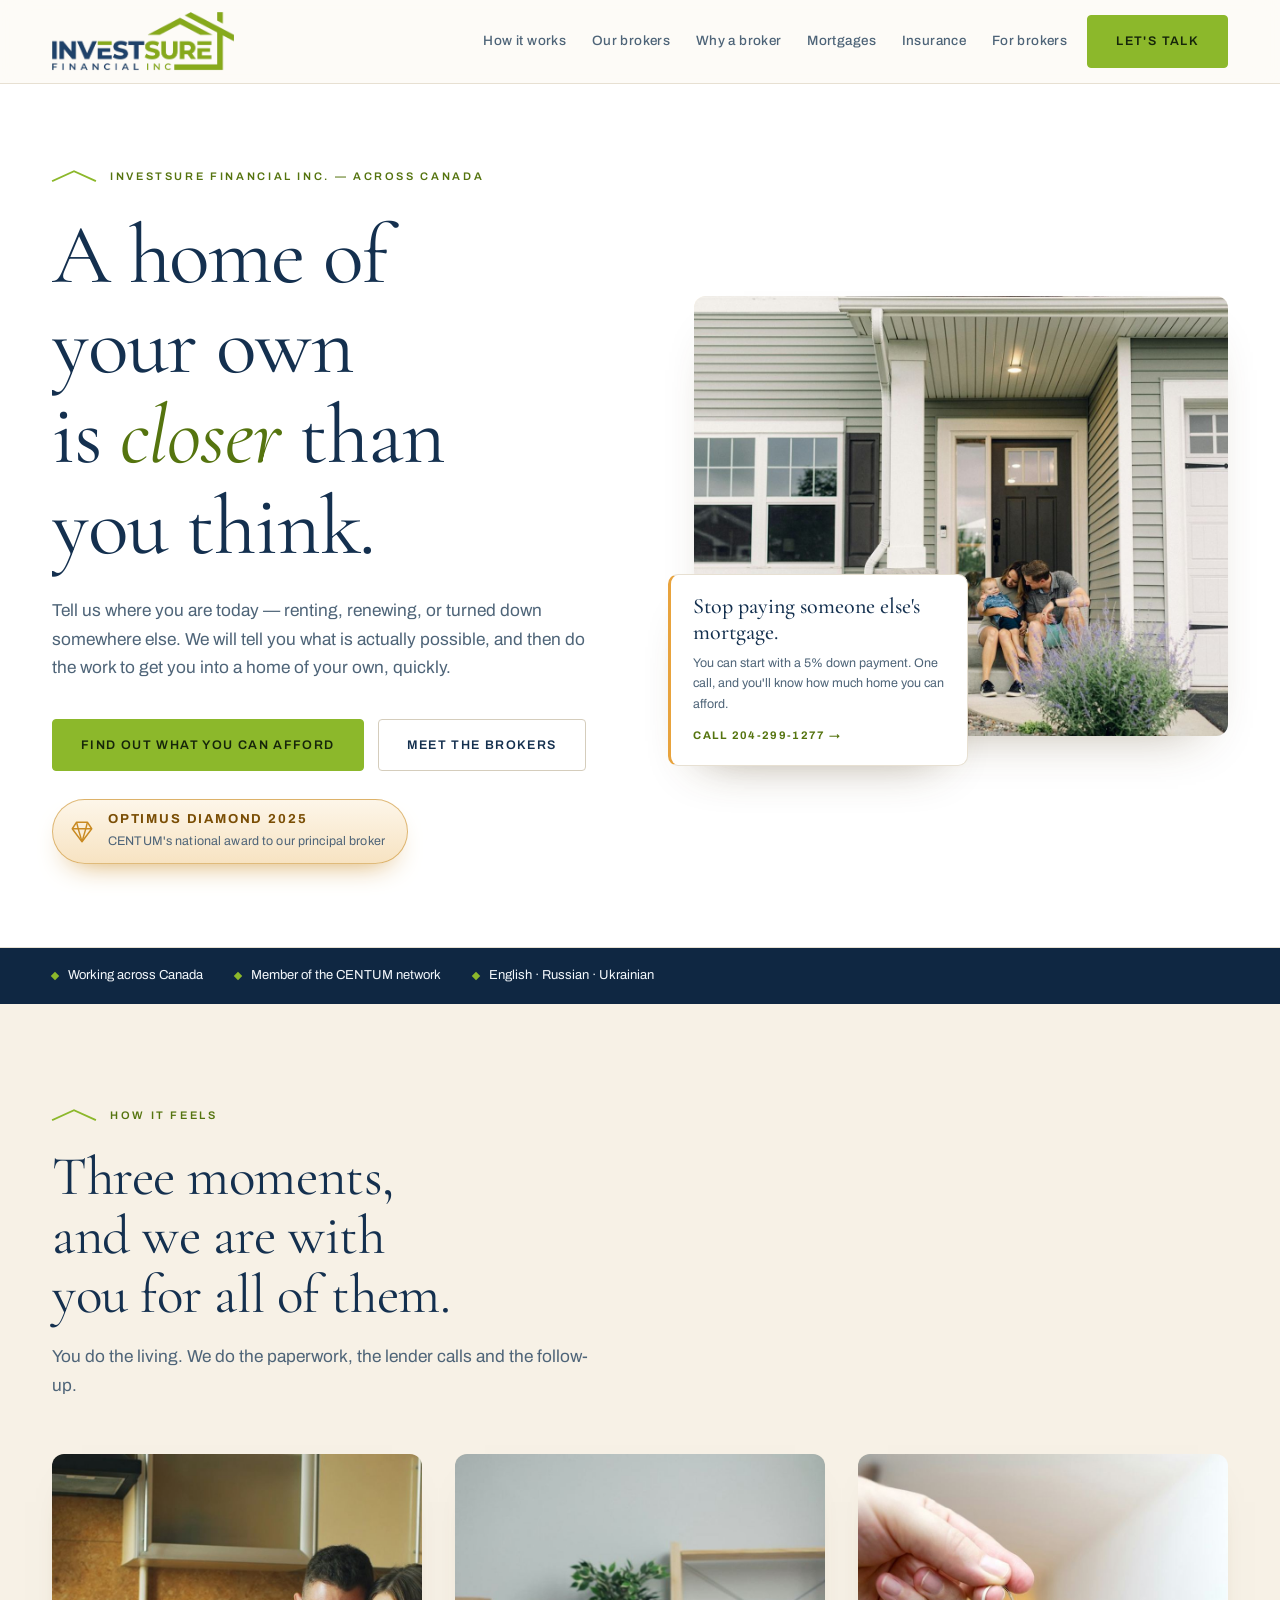
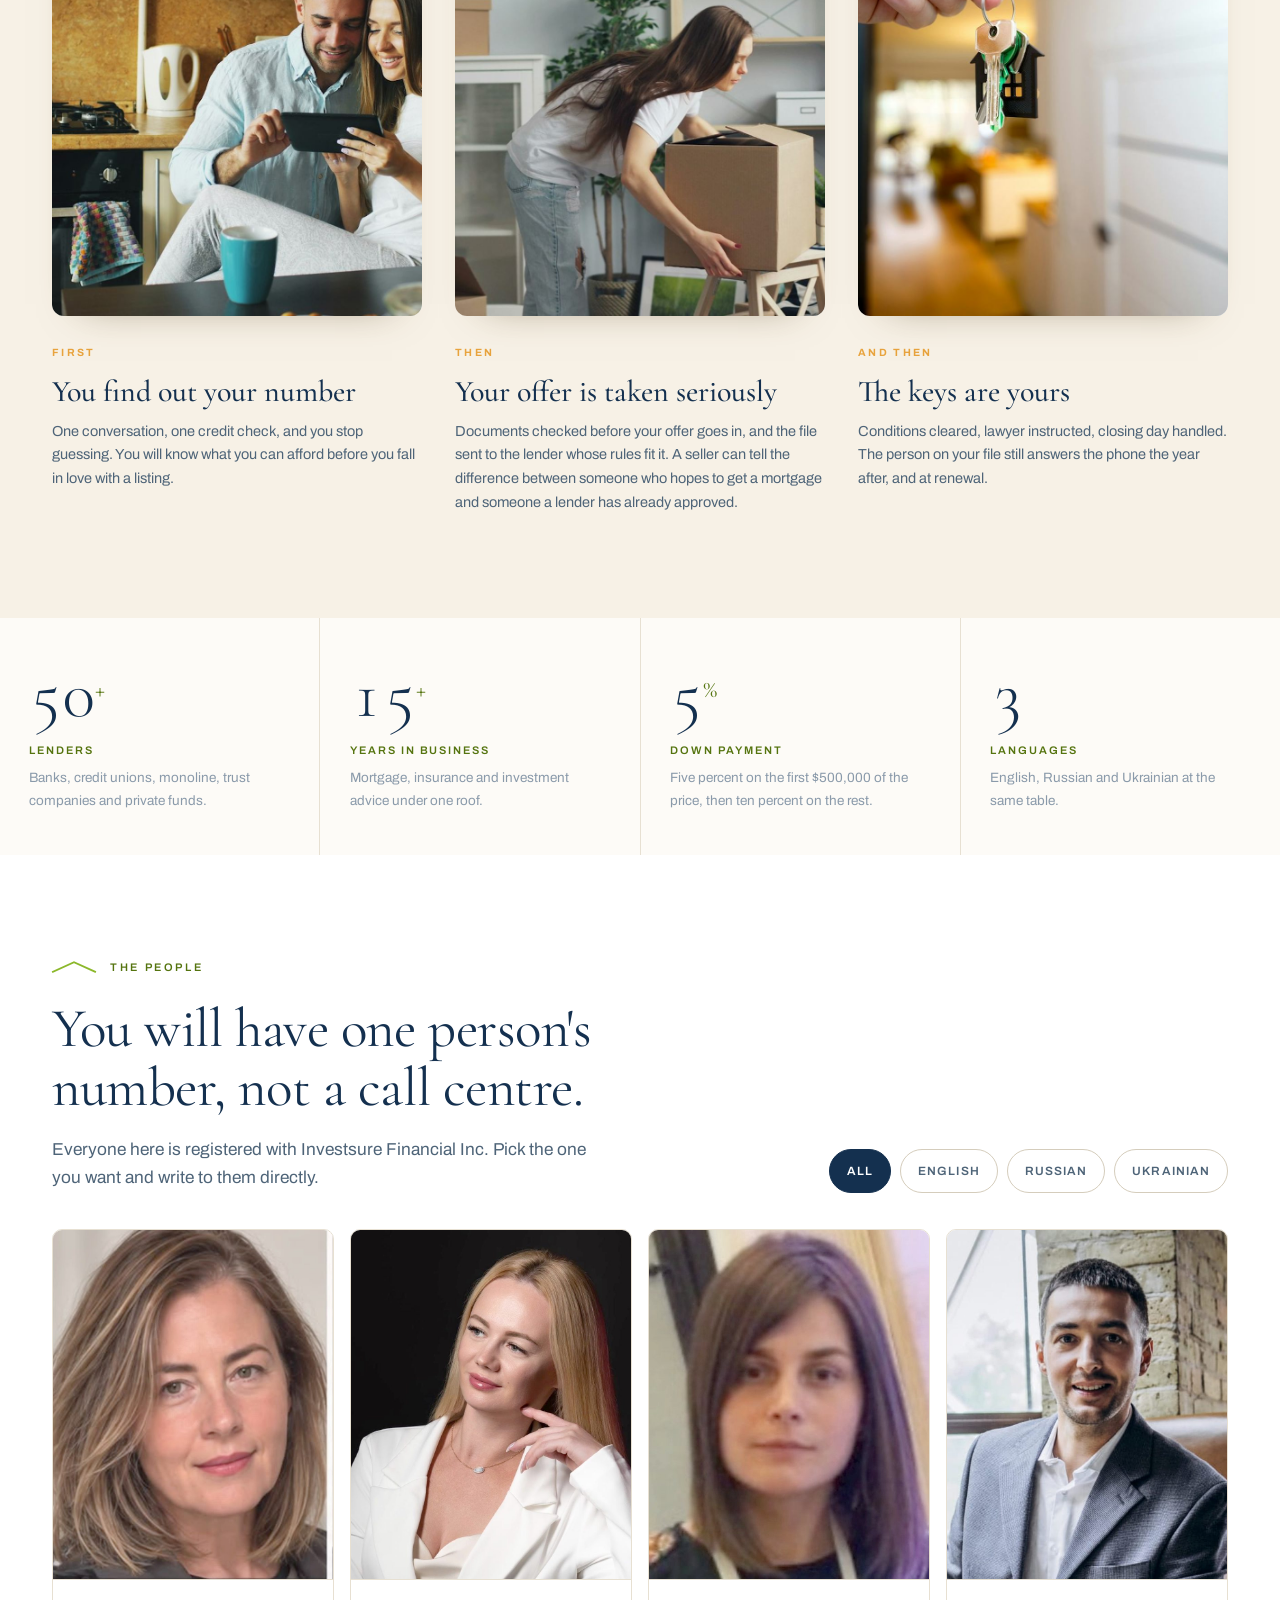
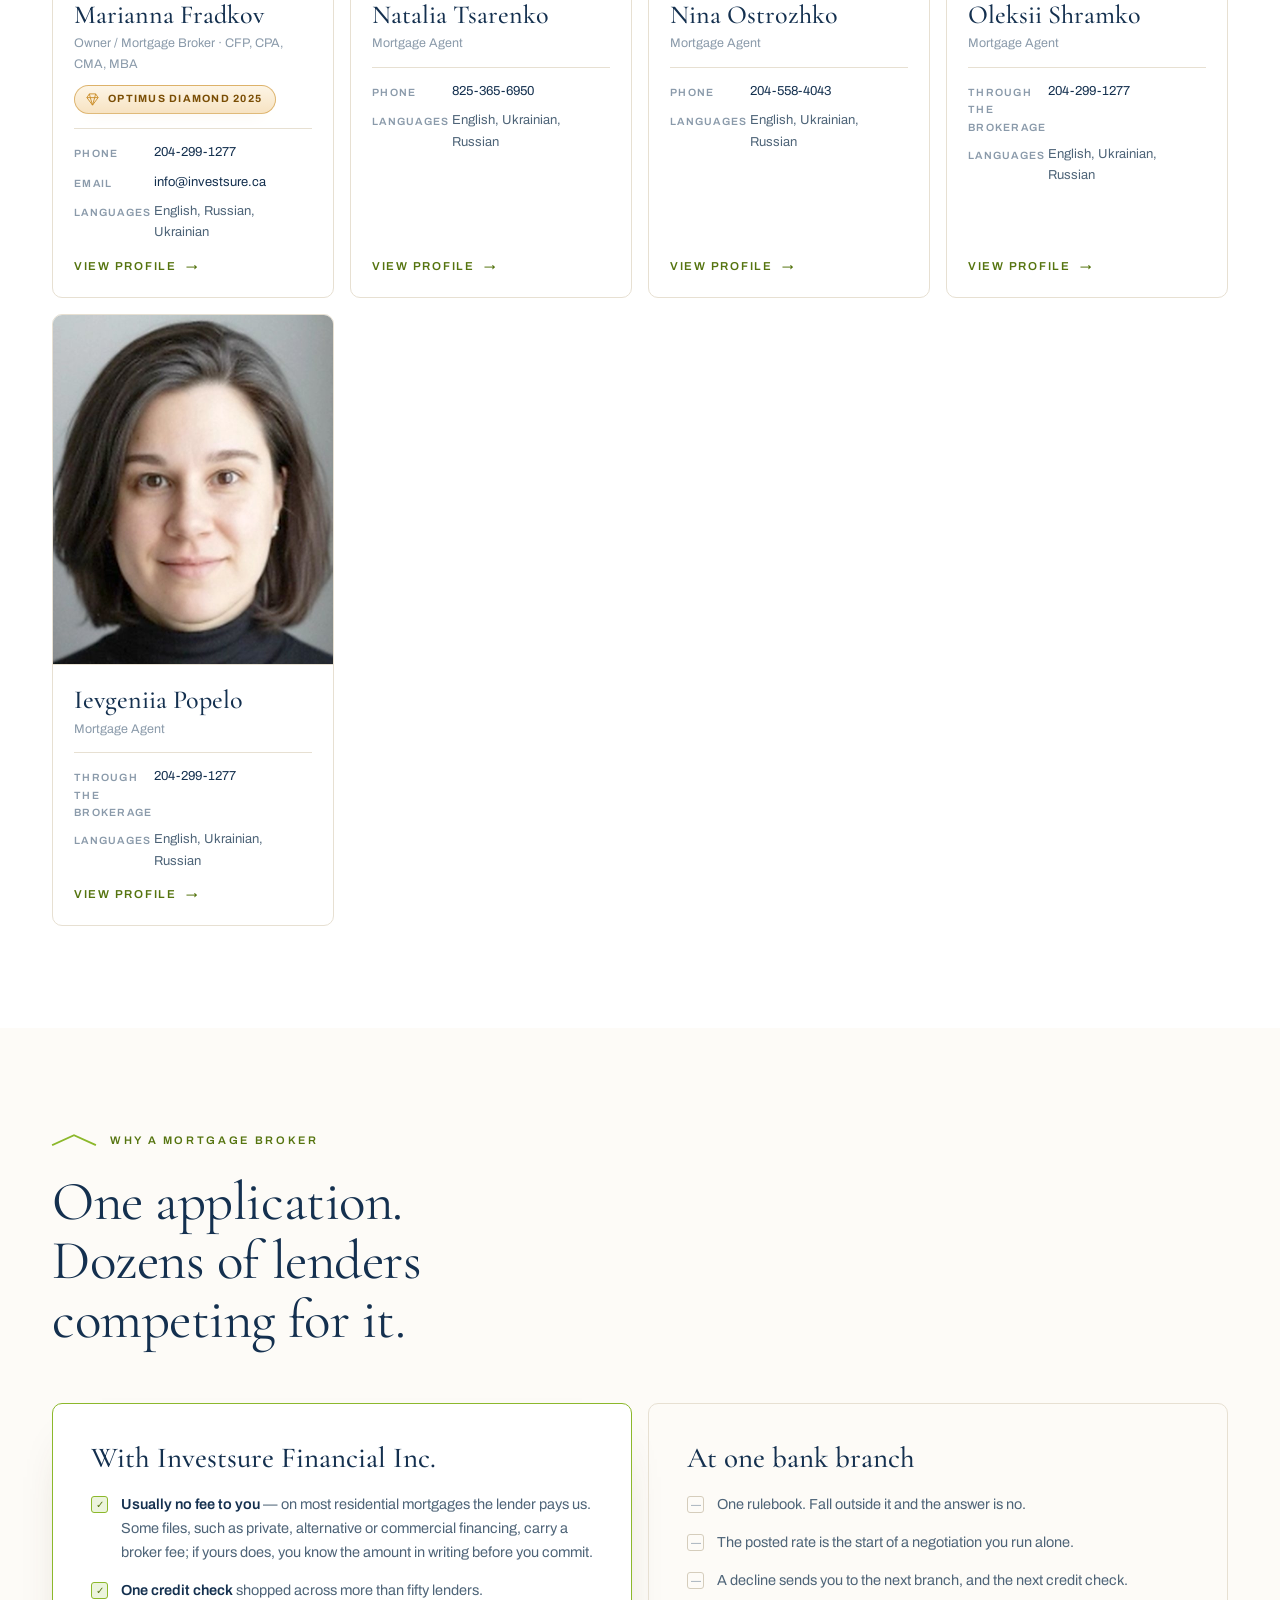
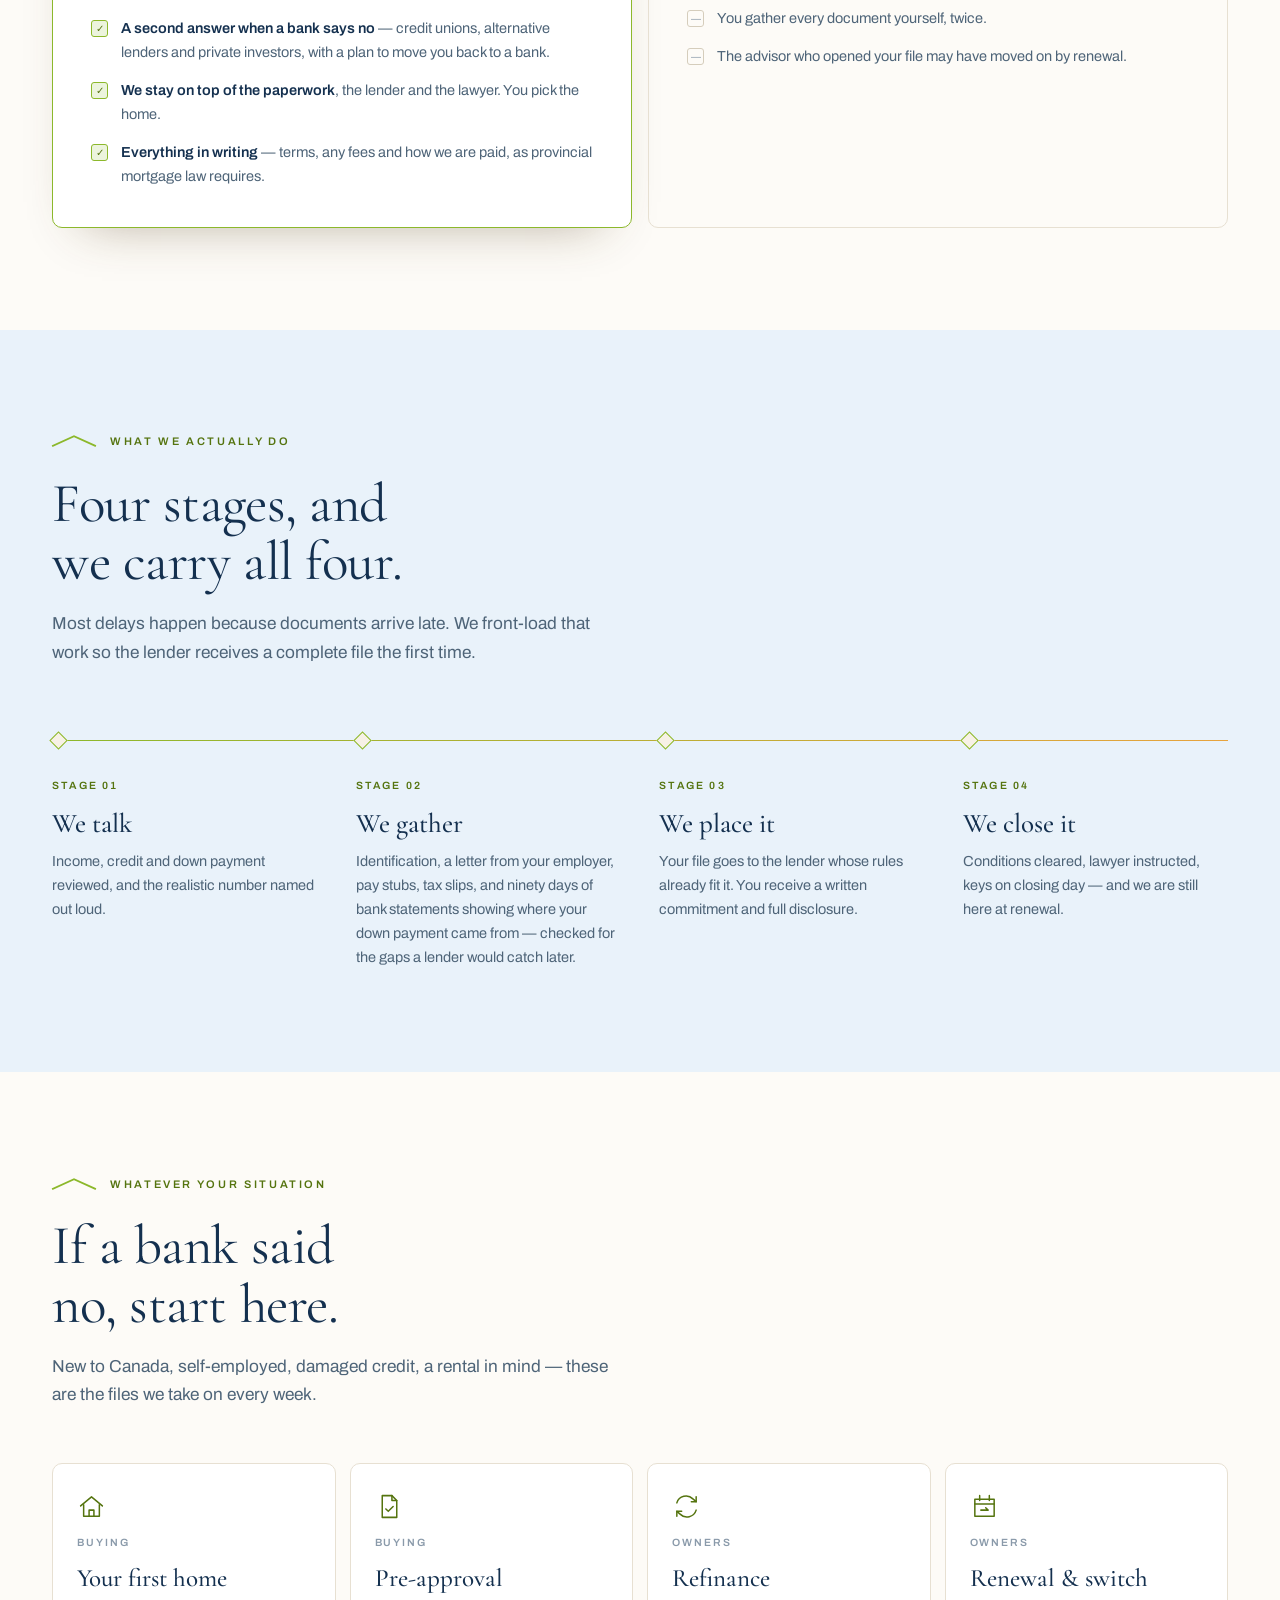
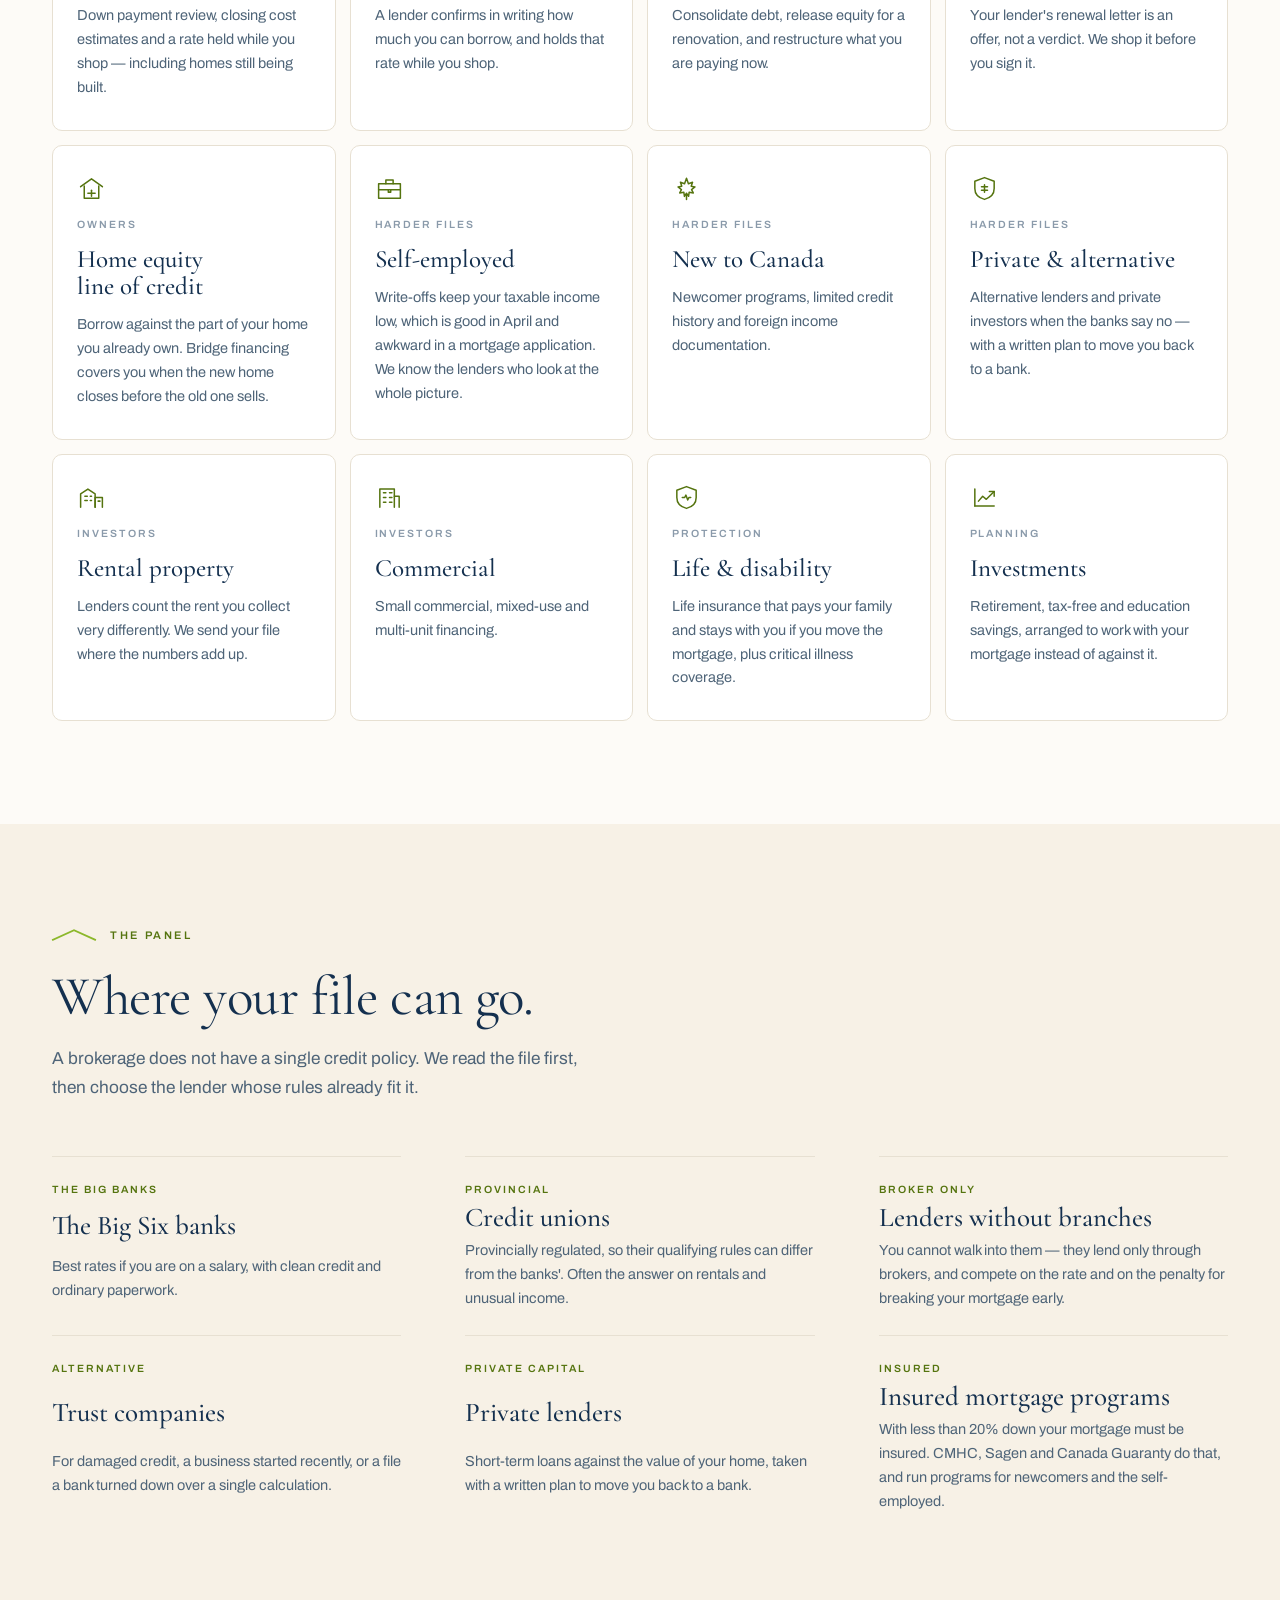
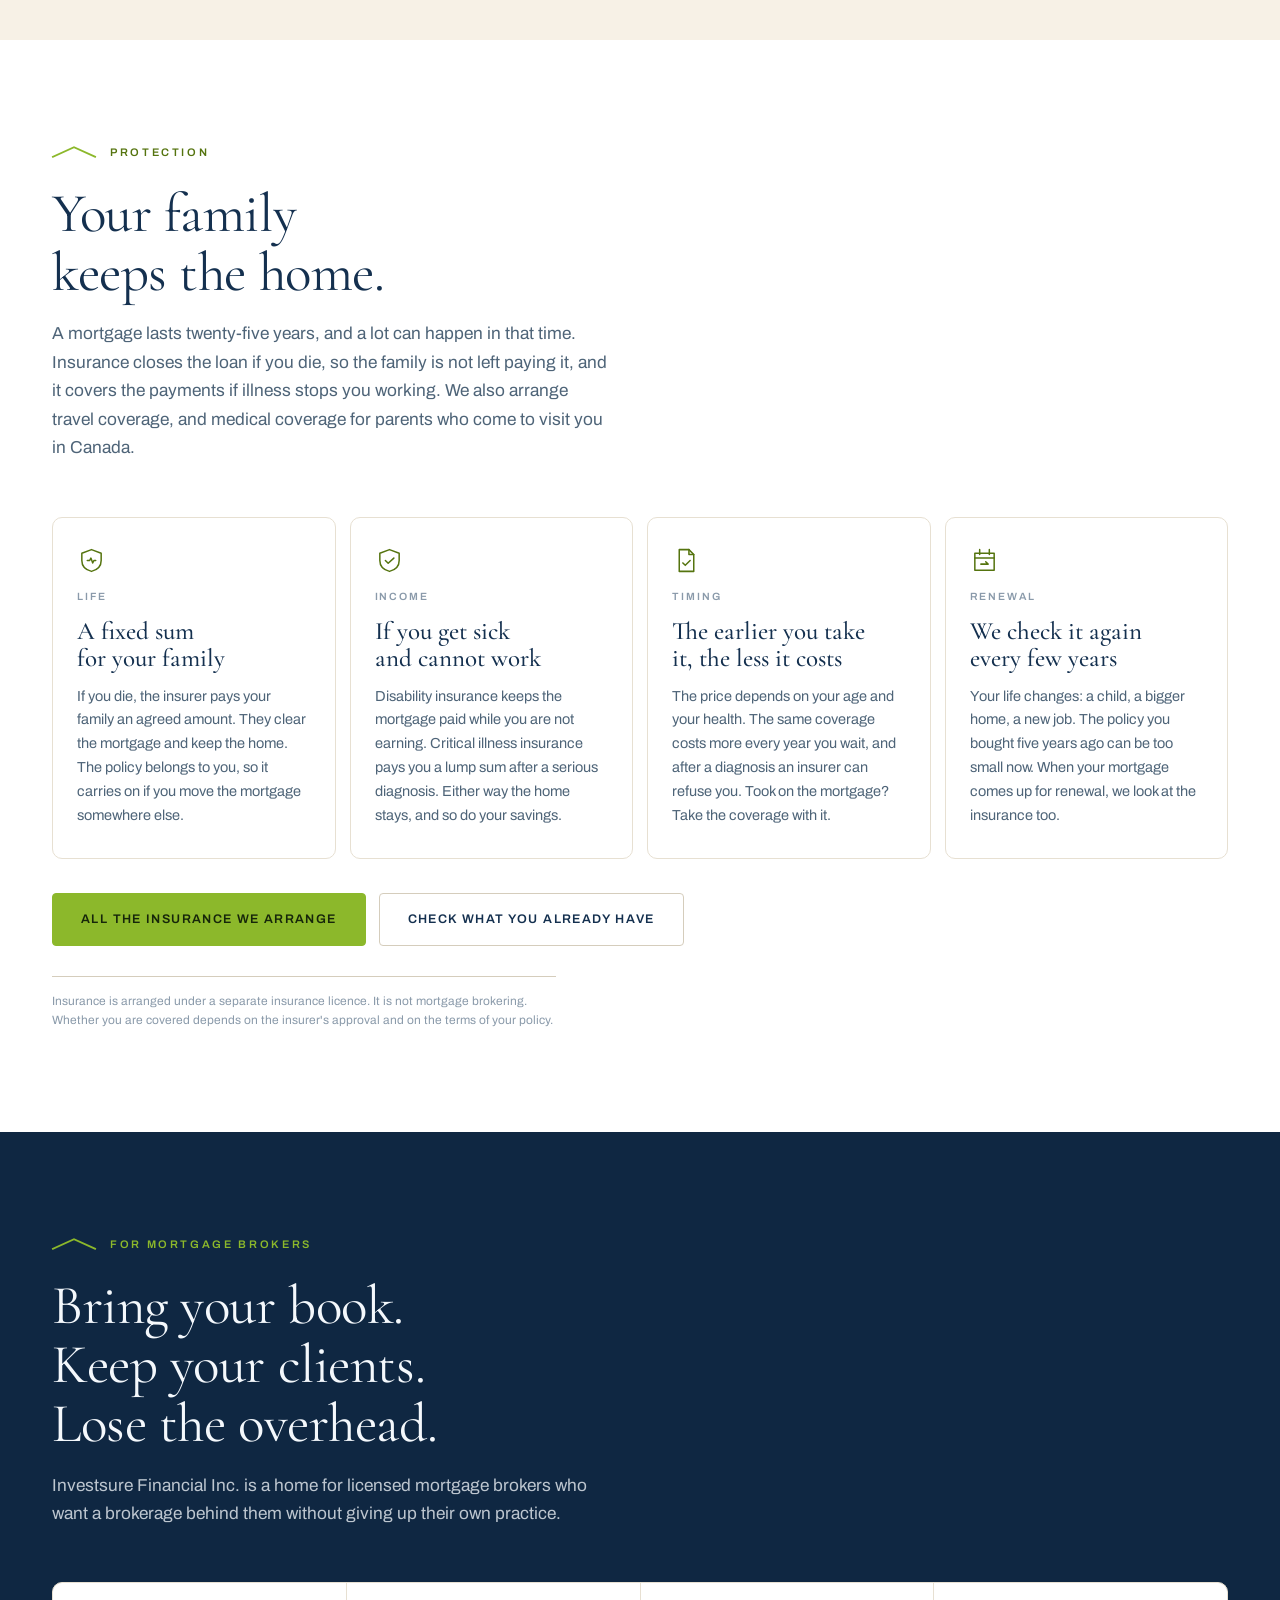
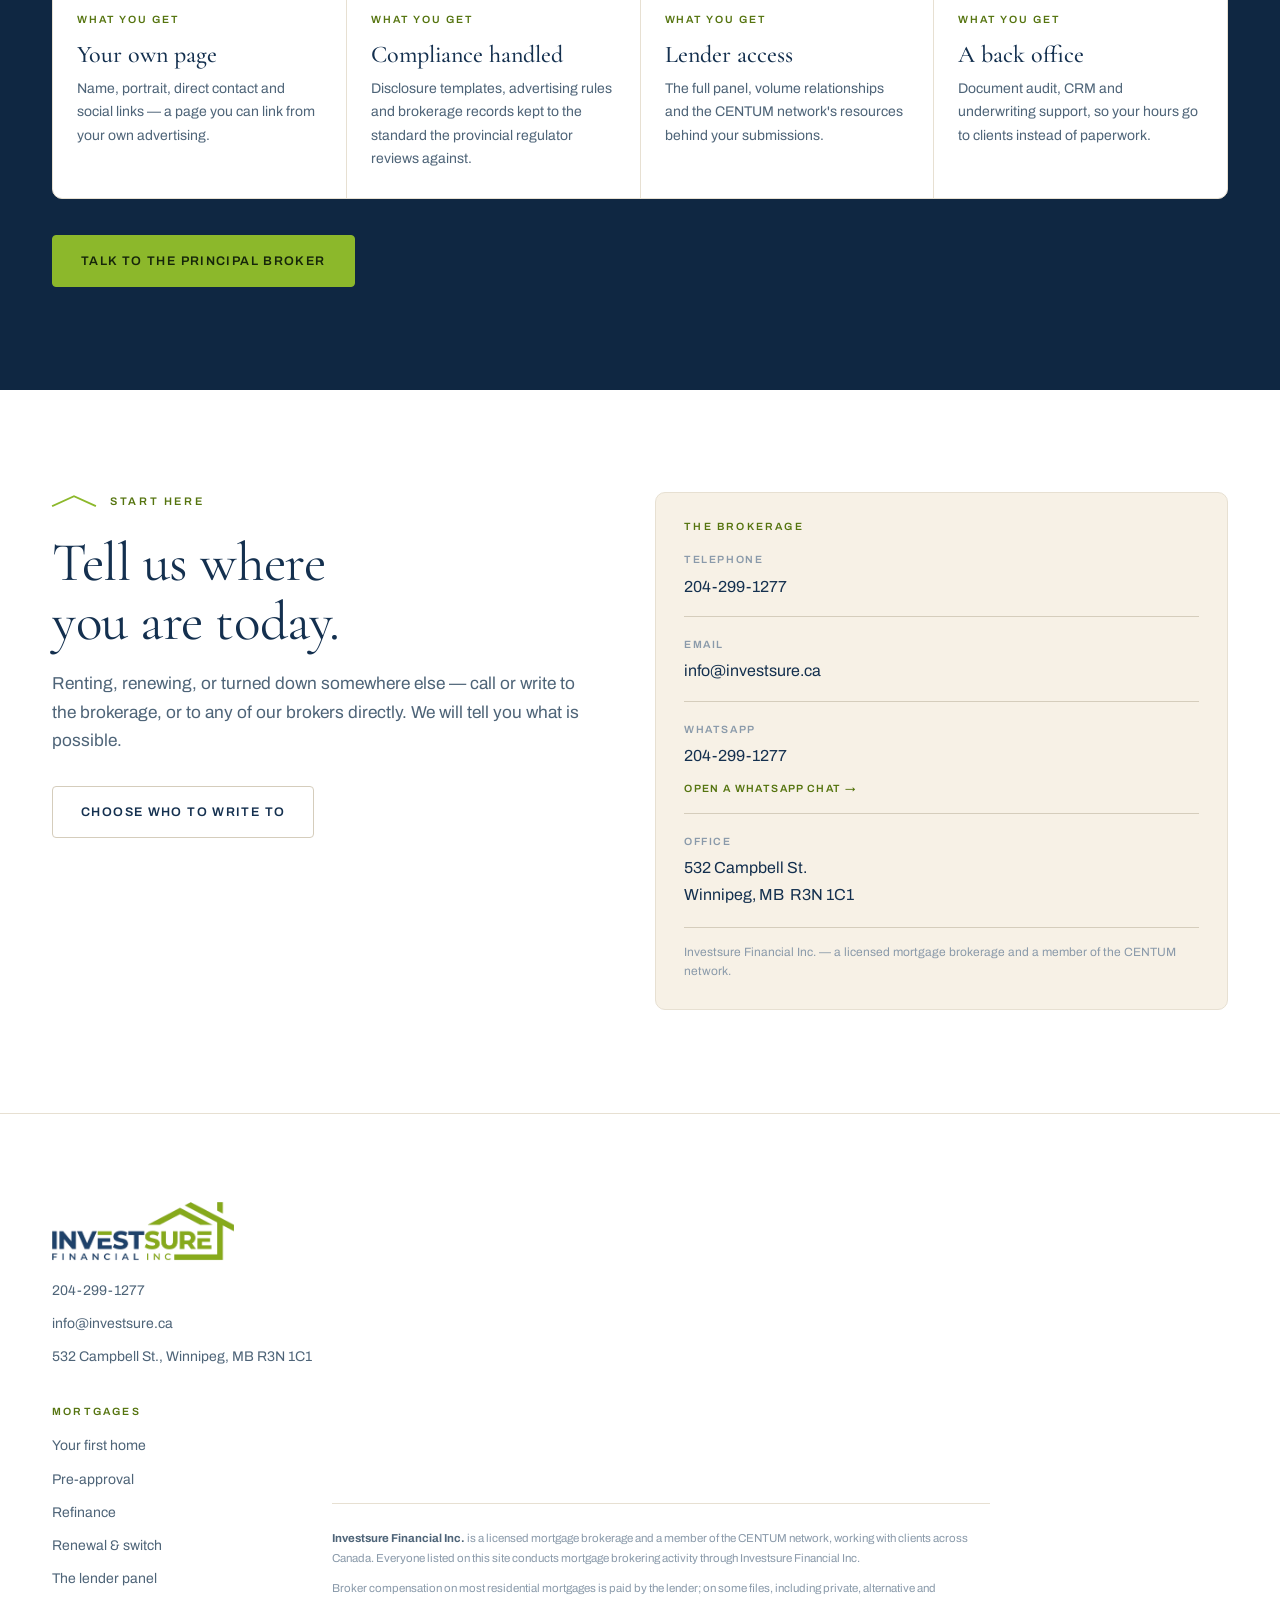
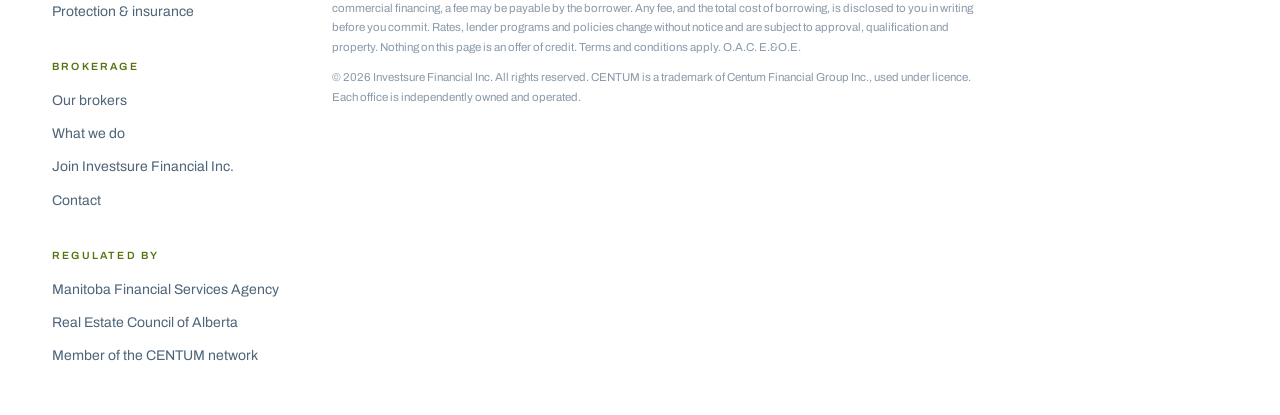
<file: index.html>
<!doctype html>
<html lang="en">
<head>
<meta charset="utf-8">
<meta name="viewport" content="width=device-width,initial-scale=1,viewport-fit=cover">
<title>Investsure Financial Inc. — Mortgage Brokers across Canada | English, Russian, Ukrainian</title>
<meta name="description" content="A mortgage brokerage working across Canada through the CENTUM network. First homes, renewals, refinancing, self-employed and newcomer mortgages, with life and disability coverage arranged alongside — in English, Russian and Ukrainian.">
<meta property="og:type" content="website">
<meta property="og:title" content="Investsure Financial Inc. — Mortgage Brokers across Canada">
<meta property="og:description" content="One application, dozens of lenders. Advice in English, Russian and Ukrainian.">
<meta property="og:url" content="https://www.investsure.ca/">
<meta property="og:image" content="https://www.investsure.ca/home-front.jpg">
<meta name="twitter:card" content="summary_large_image">
<link rel="canonical" href="https://www.investsure.ca/">
<meta name="theme-color" content="#14304F">
<link rel="icon" href="investsure-logo.png">
<script>document.documentElement.classList.add("js");</script>
<link rel="preconnect" href="https://fonts.googleapis.com">
<link rel="preconnect" href="https://fonts.gstatic.com" crossorigin>
<link rel="stylesheet" href="https://fonts.googleapis.com/css2?family=Cormorant+Garamond:wght@300;400;500;600&family=Archivo:wght@400;500;600;700&display=swap">
<link rel="stylesheet" href="site.css">
</head>
<body>

<svg width="0" height="0" style="position:absolute" aria-hidden="true" focusable="false"><defs>
<symbol id="i-purchase" viewBox="0 0 24 24"><path d="M3 11.5 12 4l9 7.5"/><path d="M5.5 10.5V20h13v-9.5"/><path d="M10 20v-5h4v5"/></symbol>
<symbol id="i-preapp" viewBox="0 0 24 24"><path d="M6 3h8l4 4v14H6z"/><path d="M14 3v4h4"/><path d="m9 14 2 2 4-4"/></symbol>
<symbol id="i-refi" viewBox="0 0 24 24"><path d="M4 9a8 8 0 0 1 13.3-3.3L20 8"/><path d="M20 4v4h-4"/><path d="M20 15a8 8 0 0 1-13.3 3.3L4 16"/><path d="M4 20v-4h4"/></symbol>
<symbol id="i-renew" viewBox="0 0 24 24"><path d="M4 6h16v14H4z"/><path d="M4 10h16"/><path d="M8 3v4M16 3v4"/><path d="M9 15h6l-2-2"/></symbol>
<symbol id="i-heloc" viewBox="0 0 24 24"><path d="M3 10.5 12 4l9 6.5"/><path d="M6 10v10h12V10"/><path d="M9 16h6"/><path d="M12 13.5v5"/></symbol>
<symbol id="i-self" viewBox="0 0 24 24"><path d="M3 8h18v12H3z"/><path d="M9 8V5h6v3"/><path d="M3 13h18"/><path d="M11 13v2h2v-2"/></symbol>
<symbol id="i-newcomer" viewBox="0 0 24 24"><path d="M12 3.5 13.6 8l3.4-1.2-1.1 3.3 3.1.6-2.8 2.3 1.4 2.7-3.4-.6-.5 3.4-1.7-2.6-1.7 2.6-.5-3.4-3.4.6 1.4-2.7-2.8-2.3 3.1-.6L7 6.8 10.4 8z"/><path d="M12 17.5V21"/></symbol>
<symbol id="i-private" viewBox="0 0 24 24"><path d="M12 3 20 6v6c0 4.4-3.2 7.8-8 9-4.8-1.2-8-4.6-8-9V6z"/><path d="M12 9v6"/><path d="M9.5 10.5h5"/><path d="M9.5 13.5h5"/></symbol>
<symbol id="i-rental" viewBox="0 0 24 24"><path d="M3 20V9l6-4 6 4v11"/><path d="M15 20V12h6v8"/><path d="M6.5 11h2M6.5 14.5h2M11 11h1M11 14.5h1M17.5 15h1.5"/></symbol>
<symbol id="i-commercial" viewBox="0 0 24 24"><path d="M4 20V5h12v15"/><path d="M16 11h4v9"/><path d="M7 8h2M12 8h2M7 12h2M12 12h2M7 16h2M12 16h2"/></symbol>
<symbol id="i-insurance" viewBox="0 0 24 24"><path d="M12 3 20 6v6c0 4.4-3.2 7.8-8 9-4.8-1.2-8-4.6-8-9V6z"/><path d="M8.5 12h2l1-2 1.5 4 1-2h1.5"/></symbol>
<symbol id="i-invest" viewBox="0 0 24 24"><path d="M4 19V5"/><path d="M4 19h16"/><path d="m7 15 3.5-4 3 2.5L20 7"/><path d="M20 11V7h-4"/></symbol>
<symbol id="i-shield" viewBox="0 0 24 24"><path d="M12 3 20 6v6c0 4.4-3.2 7.8-8 9-4.8-1.2-8-4.6-8-9V6z"/><path d="m8.6 12 2.3 2.3L15.6 10"/></symbol>
<symbol id="i-mic" viewBox="0 0 24 24"><rect x="9" y="3" width="6" height="11" rx="3"/><path d="M5 11a7 7 0 0 0 14 0"/><path d="M12 18v3"/><path d="M9 21h6"/></symbol>
</defs></svg>

<header class="site">
  <div class="wrap">
    <a class="logo" href="#top" aria-label="Investsure Financial Inc. — home">
      <img src="investsure-logo.png" alt="Investsure Financial Inc." width="640" height="196">
    </a>
    <button class="menu-toggle" id="menuBtn" type="button" aria-expanded="false" aria-controls="mainNav" aria-label="Menu">
      <span></span><span></span><span></span>
    </button>
    <nav class="main" id="mainNav" aria-label="Main">
      <a href="#how">How it works</a>
      <a href="#team">Our brokers</a>
      <a href="#why">Why a broker</a>
      <a href="#mortgages">Mortgages</a>
      <a href="insurance.html">Insurance</a>
      <a href="#join">For brokers</a>
    </nav>
    <a class="btn" href="#contact">Let's talk</a>
  </div>
</header>

<main id="top">
<div id="view-main">

  <!-- ================= HERO ================= -->
  <section class="hero">
    <div class="wrap hero-grid">
      <div>
        <div class="eyebrow"><svg class="roof" viewBox="0 0 46 12"><path d="M1 11 L23 1 L45 11"/></svg><span class="micro">Investsure Financial Inc. — across Canada</span></div>
        <h1 class="d1">
          <span class="rise"><i style="animation-delay:.05s">A home of your own</i></span>
          <span class="rise"><i style="animation-delay:.16s">is <em>closer</em> than</i></span>
          <span class="rise"><i style="animation-delay:.27s">you think.</i></span>
        </h1>
        <p class="lede hero-lede">Tell us where you are today — renting, renewing, or turned down somewhere else. We will tell you what is actually possible, and then do the work to get you into a home of your own, quickly.</p>
        <div class="hero-cta">
          <a class="btn" href="#contact">Find out what you can afford</a>
          <a class="btn btn--line" href="#team">Meet the brokers</a>
        </div>
        <p class="award-hero">
          <svg viewBox="0 0 24 24" aria-hidden="true"><path d="M7 3h10l4 6-9 12L3 9z"/><path d="M3 9h18M8.5 9 12 21M15.5 9 12 21M7 3l1.5 6M17 3l-1.5 6"/></svg>
          <span><b>Optimus Diamond 2025</b><span class="sub">CENTUM's national award to our principal broker</span></span>
        </p>
      </div>

      <div class="hero-media">
        <div class="photo">
          <img src="home-front.jpg" alt="A family sitting on the front steps of their own house in late afternoon light" width="1200" height="990" fetchpriority="high">
        </div>
        <div class="float-card">
          <p class="t">Stop paying someone else's mortgage.</p>
          <p class="s">You can start with a 5% down payment. One call, and you'll know how much home you can afford.</p>
          <a class="float-cta" href="tel:+12042991277">Call 204-299-1277 →</a>
        </div>
      </div>
    </div>
  </section>

  <div class="strip">
    <div class="wrap">
      <span>Working across Canada</span>
      <span>Member of the CENTUM network</span>
      <span>English · Russian · Ukrainian</span>
    </div>
  </div>

  <!-- ================= MOMENTS ================= -->
  <section class="band band--warm" id="how">
    <div class="wrap">
      <div class="shead rv">
        <div class="eyebrow"><svg class="roof" viewBox="0 0 46 12"><path d="M1 11 L23 1 L45 11"/></svg><span class="micro">How it feels</span></div>
        <h2 class="d2">Three moments, and we are with you for all of them.</h2>
        <p class="lede">You do the living. We do the paperwork, the lender calls and the follow-up.</p>
      </div>
      <div class="moments">
        <div class="moment rv">
          <div class="photo photo--table">
            <img src="at-the-table.jpg" alt="A couple at their kitchen table looking at a screen together" width="820" height="1025" loading="lazy">
          </div>
          <span class="step">First</span>
          <h3>You find out your number</h3>
          <p>One conversation, one credit check, and you stop guessing. You will know what you can afford before you fall in love with a listing.</p>
        </div>
        <div class="moment rv rv-d1">
          <div class="photo photo--boxes">
            <img src="moving-in.jpg" alt="Unpacking boxes in a bright new living room" width="820" height="1025" loading="lazy">
          </div>
          <span class="step">Then</span>
          <h3>Your offer is taken seriously</h3>
          <p>Documents checked before your offer goes in, and the file sent to the lender whose rules fit it. A seller can tell the difference between someone who hopes to get a mortgage and someone a lender has already approved.</p>
        </div>
        <div class="moment rv rv-d2">
          <div class="photo photo--keys">
            <img src="keys.jpg" alt="A hand holding the keys to a new home" width="820" height="1025" loading="lazy">
          </div>
          <span class="step">And then</span>
          <h3>The keys are yours</h3>
          <p>Conditions cleared, lawyer instructed, closing day handled. The person on your file still answers the phone the year after, and at renewal.</p>
        </div>
      </div>
    </div>
  </section>

  <!-- ================= STATS ================= -->
  <div class="stats">
    <div class="stat rv"><div class="n"><span class="cnt" data-to="50">50</span><sup>+</sup></div><div class="k">Lenders</div><p class="t">Banks, credit unions, monoline, trust companies and private funds.</p></div>
    <div class="stat rv rv-d1"><div class="n"><span class="cnt" data-to="15">15</span><sup>+</sup></div><div class="k">Years in business</div><p class="t">Mortgage, insurance and investment advice under one roof.</p></div>
    <div class="stat rv rv-d2"><div class="n"><span class="cnt" data-to="5">5</span><sup>%</sup></div><div class="k">Down payment</div><p class="t">Five percent on the first $500,000 of the price, then ten percent on the rest.</p></div>
    <div class="stat rv rv-d3"><div class="n"><span class="cnt" data-to="3">3</span></div><div class="k">Languages</div><p class="t">English, Russian and Ukrainian at the same table.</p></div>
  </div>

  <!-- ================= TEAM ================= -->
  <section class="band band--paper" id="team">
    <div class="wrap">
      <div class="team-bar">
        <div class="shead rv" style="margin-bottom:0">
          <div class="eyebrow"><svg class="roof" viewBox="0 0 46 12"><path d="M1 11 L23 1 L45 11"/></svg><span class="micro">The people</span></div>
          <h2 class="d2">You will have one person's number, not a call centre.</h2>
          <p class="lede">Everyone here is registered with Investsure Financial Inc. Pick the one you want and write to them directly.</p>
        </div>
        <div class="filters rv" id="filters" role="group" aria-label="Filter by language"></div>
      </div>
      <div class="roster" id="roster"></div>
    </div>
  </section>

  <!-- ================= WHY ================= -->
  <section class="band" id="why">
    <div class="wrap">
      <div class="shead rv">
        <div class="eyebrow"><svg class="roof" viewBox="0 0 46 12"><path d="M1 11 L23 1 L45 11"/></svg><span class="micro">Why a mortgage broker</span></div>
        <h2 class="d2">One application. Dozens of lenders competing for it.</h2>
      </div>
      <div class="compare">
        <article class="sheet us rv">
          <h3>With Investsure Financial Inc.</h3>
          <ul>
            <li><span class="mk y">✓</span><span><b>Usually no fee to you</b> — on most residential mortgages the lender pays us. Some files, such as private, alternative or commercial financing, carry a broker fee; if yours does, you know the amount in writing before you commit.</span></li>
            <li><span class="mk y">✓</span><span><b>One credit check</b> shopped across more than fifty lenders.</span></li>
            <li><span class="mk y">✓</span><span><b>A second answer when a bank says no</b> — credit unions, alternative lenders and private investors, with a plan to move you back to a bank.</span></li>
            <li><span class="mk y">✓</span><span><b>We stay on top of the paperwork</b>, the lender and the lawyer. You pick the home.</span></li>
            <li><span class="mk y">✓</span><span><b>Everything in writing</b> — terms, any fees and how we are paid, as provincial mortgage law requires.</span></li>
          </ul>
        </article>
        <article class="sheet them rv rv-d1">
          <h3>At one bank branch</h3>
          <ul>
            <li><span class="mk n">—</span><span>One rulebook. Fall outside it and the answer is no.</span></li>
            <li><span class="mk n">—</span><span>The posted rate is the start of a negotiation you run alone.</span></li>
            <li><span class="mk n">—</span><span>A decline sends you to the next branch, and the next credit check.</span></li>
            <li><span class="mk n">—</span><span>You gather every document yourself, twice.</span></li>
            <li><span class="mk n">—</span><span>The advisor who opened your file may have moved on by renewal.</span></li>
          </ul>
        </article>
      </div>
    </div>
  </section>

  <!-- ================= PROCESS ================= -->
  <section class="band band--sky" id="process">
    <div class="wrap">
      <div class="shead rv">
        <div class="eyebrow"><svg class="roof" viewBox="0 0 46 12"><path d="M1 11 L23 1 L45 11"/></svg><span class="micro">What we actually do</span></div>
        <h2 class="d2">Four stages, and we carry all four.</h2>
        <p class="lede">Most delays happen because documents arrive late. We front-load that work so the lender receives a complete file the first time.</p>
      </div>
      <div class="flow" id="flow">
        <div class="flow-line"><i></i></div>
        <div class="stage rv"><span class="n">Stage 01</span><h3>We talk</h3><p>Income, credit and down payment reviewed, and the realistic number named out loud.</p></div>
        <div class="stage rv rv-d1"><span class="n">Stage 02</span><h3>We gather</h3><p>Identification, a letter from your employer, pay stubs, tax slips, and ninety days of bank statements showing where your down payment came from — checked for the gaps a lender would catch later.</p></div>
        <div class="stage rv rv-d2"><span class="n">Stage 03</span><h3>We place it</h3><p>Your file goes to the lender whose rules already fit it. You receive a written commitment and full disclosure.</p></div>
        <div class="stage rv rv-d3"><span class="n">Stage 04</span><h3>We close it</h3><p>Conditions cleared, lawyer instructed, keys on closing day — and we are still here at renewal.</p></div>
      </div>
    </div>
  </section>

  <!-- ================= SERVICES ================= -->
  <section class="band" id="mortgages">
    <div class="wrap">
      <div class="shead rv">
        <div class="eyebrow"><svg class="roof" viewBox="0 0 46 12"><path d="M1 11 L23 1 L45 11"/></svg><span class="micro">Whatever your situation</span></div>
        <h2 class="d2">If a bank said no, start here.</h2>
        <p class="lede">New to Canada, self-employed, damaged credit, a rental in mind — these are the files we take on every week.</p>
      </div>
      <div class="svc">
        <article class="sheet rv"><svg class="icon"><use href="#i-purchase"/></svg><span class="tag">Buying</span><h3>Your first home</h3><p>Down payment review, closing cost estimates and a rate held while you shop — including homes still being built.</p></article>
        <article class="sheet rv rv-d1"><svg class="icon"><use href="#i-preapp"/></svg><span class="tag">Buying</span><h3>Pre-approval</h3><p>A lender confirms in writing how much you can borrow, and holds that rate while you shop.</p></article>
        <article class="sheet rv rv-d2"><svg class="icon"><use href="#i-refi"/></svg><span class="tag">Owners</span><h3>Refinance</h3><p>Consolidate debt, release equity for a renovation, and restructure what you are paying now.</p></article>
        <article class="sheet rv rv-d3"><svg class="icon"><use href="#i-renew"/></svg><span class="tag">Owners</span><h3>Renewal &amp; switch</h3><p>Your lender's renewal letter is an offer, not a verdict. We shop it before you sign it.</p></article>
        <article class="sheet rv"><svg class="icon"><use href="#i-heloc"/></svg><span class="tag">Owners</span><h3>Home equity line of credit</h3><p>Borrow against the part of your home you already own. Bridge financing covers you when the new home closes before the old one sells.</p></article>
        <article class="sheet rv rv-d1"><svg class="icon"><use href="#i-self"/></svg><span class="tag">Harder files</span><h3>Self-employed</h3><p>Write-offs keep your taxable income low, which is good in April and awkward in a mortgage application. We know the lenders who look at the whole picture.</p></article>
        <article class="sheet rv rv-d2"><svg class="icon"><use href="#i-newcomer"/></svg><span class="tag">Harder files</span><h3>New to Canada</h3><p>Newcomer programs, limited credit history and foreign income documentation.</p></article>
        <article class="sheet rv rv-d3"><svg class="icon"><use href="#i-private"/></svg><span class="tag">Harder files</span><h3>Private &amp; alternative</h3><p>Alternative lenders and private investors when the banks say no — with a written plan to move you back to a bank.</p></article>
        <article class="sheet rv"><svg class="icon"><use href="#i-rental"/></svg><span class="tag">Investors</span><h3>Rental property</h3><p>Lenders count the rent you collect very differently. We send your file where the numbers add up.</p></article>
        <article class="sheet rv rv-d1"><svg class="icon"><use href="#i-commercial"/></svg><span class="tag">Investors</span><h3>Commercial</h3><p>Small commercial, mixed-use and multi-unit financing.</p></article>
        <article class="sheet rv rv-d2"><svg class="icon"><use href="#i-insurance"/></svg><span class="tag">Protection</span><h3>Life &amp; disability</h3><p>Life insurance that pays your family and stays with you if you move the mortgage, plus critical illness coverage.</p></article>
        <article class="sheet rv rv-d3"><svg class="icon"><use href="#i-invest"/></svg><span class="tag">Planning</span><h3>Investments</h3><p>Retirement, tax-free and education savings, arranged to work with your mortgage instead of against it.</p></article>
      </div>
    </div>
  </section>

  <!-- ================= LENDERS ================= -->
  <section class="band band--warm" id="lenders">
    <div class="wrap">
      <div class="shead rv">
        <div class="eyebrow"><svg class="roof" viewBox="0 0 46 12"><path d="M1 11 L23 1 L45 11"/></svg><span class="micro">The panel</span></div>
        <h2 class="d2">Where your file can go.</h2>
        <p class="lede">A brokerage does not have a single credit policy. We read the file first, then choose the lender whose rules already fit it.</p>
      </div>
      <div class="panel">
        <div class="lender rv"><span class="ct">The big banks</span><h3>The Big Six banks</h3><p>Best rates if you are on a salary, with clean credit and ordinary paperwork.</p></div>
        <div class="lender rv rv-d1"><span class="ct">Provincial</span><h3>Credit unions</h3><p>Provincially regulated, so their qualifying rules can differ from the banks'. Often the answer on rentals and unusual income.</p></div>
        <div class="lender rv rv-d2"><span class="ct">Broker only</span><h3>Lenders without branches</h3><p>You cannot walk into them — they lend only through brokers, and compete on the rate and on the penalty for breaking your mortgage early.</p></div>
        <div class="lender rv"><span class="ct">Alternative</span><h3>Trust companies</h3><p>For damaged credit, a business started recently, or a file a bank turned down over a single calculation.</p></div>
        <div class="lender rv rv-d1"><span class="ct">Private capital</span><h3>Private lenders</h3><p>Short-term loans against the value of your home, taken with a written plan to move you back to a bank.</p></div>
        <div class="lender rv rv-d2"><span class="ct">Insured</span><h3>Insured mortgage programs</h3><p>With less than 20% down your mortgage must be insured. CMHC, Sagen and Canada Guaranty do that, and run programs for newcomers and the self-employed.</p></div>
      </div>
    </div>
  </section>

  <!-- ================= PROTECTION ================= -->
  <section class="band band--paper" id="protection">
    <div class="wrap">
      <div class="shead rv">
        <div class="eyebrow"><svg class="roof" viewBox="0 0 46 12"><path d="M1 11 L23 1 L45 11"/></svg><span class="micro">Protection</span></div>
        <h2 class="d2">Your family keeps the home.</h2>
        <p class="lede">A mortgage lasts twenty-five years, and a lot can happen in that time. Insurance closes the loan if you die, so the family is not left paying it, and it covers the payments if illness stops you working. We also arrange travel coverage, and medical coverage for parents who come to visit you in Canada.</p>
      </div>
      <div class="svc">
        <article class="sheet rv"><svg class="icon"><use href="#i-insurance"/></svg><span class="tag">Life</span><h3>A fixed sum for your family</h3><p>If you die, the insurer pays your family an agreed amount. They clear the mortgage and keep the home. The policy belongs to you, so it carries on if you move the mortgage somewhere else.</p></article>
        <article class="sheet rv rv-d1"><svg class="icon"><use href="#i-shield"/></svg><span class="tag">Income</span><h3>If you get sick and cannot work</h3><p>Disability insurance keeps the mortgage paid while you are not earning. Critical illness insurance pays you a lump sum after a serious diagnosis. Either way the home stays, and so do your savings.</p></article>
        <article class="sheet rv rv-d2"><svg class="icon"><use href="#i-preapp"/></svg><span class="tag">Timing</span><h3>The earlier you take it, the less it costs</h3><p>The price depends on your age and your health. The same coverage costs more every year you wait, and after a diagnosis an insurer can refuse you. Took on the mortgage? Take the coverage with it.</p></article>
        <article class="sheet rv rv-d3"><svg class="icon"><use href="#i-renew"/></svg><span class="tag">Renewal</span><h3>We check it again every few years</h3><p>Your life changes: a child, a bigger home, a new job. The policy you bought five years ago can be too small now. When your mortgage comes up for renewal, we look at the insurance too.</p></article>
      </div>
      <p class="rv" style="margin-top:34px"><a class="btn" href="insurance.html">All the insurance we arrange</a> <a class="btn btn--line" href="#contact" style="margin-left:10px">Check what you already have</a></p>
      <p class="compliance-line rv" style="margin-top:30px;max-width:72ch">Insurance is arranged under a separate insurance licence. It is not mortgage brokering. Whether you are covered depends on the insurer's approval and on the terms of your policy.</p>
    </div>
  </section>

  <!-- ================= JOIN ================= -->
  <section class="band band--dark" id="join">
    <div class="wrap">
      <div class="shead rv">
        <div class="eyebrow"><svg class="roof" viewBox="0 0 46 12"><path d="M1 11 L23 1 L45 11"/></svg><span class="micro">For mortgage brokers</span></div>
        <h2 class="d2">Bring your book. Keep your clients. Lose the overhead.</h2>
        <p class="lede">Investsure Financial Inc. is a home for licensed mortgage brokers who want a brokerage behind them without giving up their own practice.</p>
      </div>
      <div class="perks rv">
        <div class="perk"><span class="k">What you get</span><h3>Your own page</h3><p>Name, portrait, direct contact and social links — a page you can link from your own advertising.</p></div>
        <div class="perk"><span class="k">What you get</span><h3>Compliance handled</h3><p>Disclosure templates, advertising rules and brokerage records kept to the standard the provincial regulator reviews against.</p></div>
        <div class="perk"><span class="k">What you get</span><h3>Lender access</h3><p>The full panel, volume relationships and the CENTUM network's resources behind your submissions.</p></div>
        <div class="perk"><span class="k">What you get</span><h3>A back office</h3><p>Document audit, CRM and underwriting support, so your hours go to clients instead of paperwork.</p></div>
      </div>
      <p style="margin-top:36px" class="rv"><a class="btn" href="#contact">Talk to the principal broker</a></p>
    </div>
  </section>

  <!-- ================= CONTACT ================= -->
  <section class="band band--paper" id="contact">
    <div class="wrap form-grid">
      <div class="rv">
        <div class="eyebrow"><svg class="roof" viewBox="0 0 46 12"><path d="M1 11 L23 1 L45 11"/></svg><span class="micro">Start here</span></div>
        <h2 class="d2">Tell us where you are today.</h2>
        <p class="lede" style="margin-top:18px">Renting, renewing, or turned down somewhere else — call or write to the brokerage, or to any of our brokers directly. We will tell you what is possible.</p>
        <p style="margin-top:30px"><a class="btn btn--line" href="#team">Choose who to write to</a></p>
      </div>
      <div class="contact-card rv rv-d1">
        <h3>The brokerage</h3>
        <div class="crow"><span class="k">Telephone</span><span class="v"><a href="tel:+12042991277">204-299-1277</a></span></div>
        <div class="crow"><span class="k">Email</span><span class="v"><a href="mailto:info@investsure.ca">info@investsure.ca</a></span></div>
        <div class="crow"><span class="k">WhatsApp</span><span class="v">204-299-1277</span>
          <a class="wa" href="https://wa.me/12042991277?text=Hello%20Investsure%20Financial%20Inc.%2C%20I%20would%20like%20to%20talk%20about%20a%20mortgage." target="_blank" rel="noopener">Open a WhatsApp chat →</a></div>
        <div class="crow"><span class="k">Office</span><span class="v">532 Campbell St.<br>Winnipeg, MB&nbsp; R3N 1C1</span></div>
        <p class="compliance-line">Investsure Financial Inc. — a licensed mortgage brokerage and a member of the CENTUM network.</p>
      </div>
    </div>
  </section>
</div>

<!-- ================= BROKER PROFILE ================= -->
<div id="view-profile" hidden>
  <section class="profile-head">
    <div class="wrap">
      <button class="back" id="backBtn" type="button">← All of the team</button>
      <div class="profile-grid">
        <div class="frame" id="p-frame"></div>
        <div>
          <div class="profile-id">
            <h1 id="p-name"></h1>
            <p class="role" id="p-role"></p>
            <p id="p-award"></p>
          </div>
          <p class="profile-bio" id="p-bio"></p>
          <ul class="profile-list" id="p-points"></ul>
        </div>
        <aside class="contact-card">
          <h3>Contact directly</h3>
          <div class="crow" id="row-email"><span class="k">Email</span><span class="v" id="p-email"></span><button class="copy" type="button" data-copy="p-email">Copy email</button></div>
          <div class="crow" id="row-phone"><span class="k">Telephone</span><span class="v" id="p-phone"></span><button class="copy" type="button" data-copy="p-phone">Copy number</button></div>
          <div class="crow" id="row-house"><span class="k">Through the brokerage</span><span class="v" id="p-house"></span></div>
          <div class="crow" id="row-ig"><span class="k">Instagram</span><span class="v" id="p-ig"></span></div>
          <div class="crow"><span class="k">Languages</span><span class="v" id="p-lang"></span></div>
          <p class="compliance-line" id="p-comp"></p>
        </aside>
      </div>
    </div>
  </section>
</div>
</main>

<footer class="site">
  <div class="wrap">
    <div class="foot-grid">
      <div>
        <span class="logo" style="margin-bottom:18px"><img src="investsure-logo.png" alt="Investsure Financial Inc." width="640" height="196"></span>
        <ul>
          <li><a href="tel:+12042991277">204-299-1277</a></li>
          <li><a href="mailto:info@investsure.ca">info@investsure.ca</a></li>
          <li>532 Campbell St., Winnipeg, MB R3N 1C1</li>
        </ul>
      </div>
      <div><h4>Mortgages</h4><ul>
        <li><a href="#mortgages">Your first home</a></li><li><a href="#mortgages">Pre-approval</a></li>
        <li><a href="#mortgages">Refinance</a></li><li><a href="#mortgages">Renewal &amp; switch</a></li>
        <li><a href="#lenders">The lender panel</a></li>
        <li><a href="insurance.html">Protection &amp; insurance</a></li></ul></div>
      <div><h4>Brokerage</h4><ul>
        <li><a href="#team">Our brokers</a></li><li><a href="#process">What we do</a></li>
        <li><a href="#join">Join Investsure Financial Inc.</a></li><li><a href="#contact">Contact</a></li></ul></div>
      <div><h4>Regulated by</h4><ul>
        <li>Manitoba Financial Services Agency</li>
        <li>Real Estate Council of Alberta</li>
        <li>Member of the CENTUM network</li></ul></div>
    </div>
    <div class="legal">
      <p><b>Investsure Financial Inc.</b> is a licensed mortgage brokerage and a member of the CENTUM network, working with clients across Canada. Everyone listed on this site conducts mortgage brokering activity through Investsure Financial Inc.</p>
      <p>Broker compensation on most residential mortgages is paid by the lender; on some files, including private, alternative and commercial financing, a fee may be payable by the borrower. Any fee, and the total cost of borrowing, is disclosed to you in writing before you commit. Rates, lender programs and policies change without notice and are subject to approval, qualification and property. Nothing on this page is an offer of credit. Terms and conditions apply. O.A.C. E.&amp;O.E.</p>
      <p>© 2026 Investsure Financial Inc. All rights reserved. CENTUM is a trademark of Centum Financial Group Inc., used under licence. Each office is independently owned and operated.</p>
    </div>
  </div>
</footer>

<script>
var reduce = window.matchMedia("(prefers-reduced-motion: reduce)").matches;

/* ---------------- broker roster ----------------
   Adding a broker = one object here. Cards, filters, profile pages and the
   contact form's picker all build from this array. Set `photo` to an image file
   once portraits exist and the frame swaps automatically. */
var BROKERS = [
  { id:"marianna-fradkov", first:"Marianna", last:"Fradkov", initials:"MF", photo:"marianna-fradkov.jpg",
    role:"Owner / Mortgage Broker", creds:"CFP, CPA, CMA, MBA", licence:"",
    award:"Optimus Diamond 2025",
    email:"info@investsure.ca", phone:"204-299-1277", instagram:"",
    languages:["English","Russian","Ukrainian"],
    bio:"Marianna founded Investsure Financial Inc. and holds the brokerage licence. She works across mortgage, insurance and investment files at once, which is why clients with self-employment income, corporate structures or a tangle of existing debt usually end up at her desk.",
    points:["Optimus Diamond — CENTUM Optimus Awards, 2025",
            "Responsible broker for every file written under Investsure Financial Inc.",
            "Complex and self-employed files, refinances and debt restructuring",
            "Life, disability and critical illness coverage alongside the mortgage",
            "Chartered Professional Accountant and Certified Financial Planner"] },
  { id:"natalia-tsarenko", first:"Natalia", last:"Tsarenko", initials:"NT", photo:"natalia-tsarenko.jpg",
    role:"Mortgage Agent", creds:"", licence:"", email:"", phone:"825-365-6950",
    instagram:"natali_mortgages",
    languages:["English","Ukrainian","Russian"],
    bio:"First homes, newcomers to Canada and refinances. Natalia takes clients whose situation looks complicated on paper and stays with them personally from the first conversation to the day the keys change hands.",
    points:["First-time buyers and newcomers to Canada","Refinancing and restructuring what you pay now","One person on your file from first call to closing day"] },
  { id:"nina-ostrozhko", first:"Nina", last:"Ostrozhko", initials:"NO", photo:"nina-ostrozhko.jpg",
    role:"Mortgage Agent", creds:"", licence:"", email:"", phone:"204-558-4043", instagram:"",
    languages:["English","Ukrainian","Russian"],
    bio:"Registered with Investsure Financial Inc. and writing files across the whole lender panel \u2014 first homes, newcomers to Canada, refinances and renewals. Speaks English, Ukrainian and Russian, so the paperwork can be explained in the language you think in.",
    points:["Works through the full Investsure Financial Inc. lender panel","First homes, newcomers, refinances and renewals","English, Ukrainian and Russian"] },
  { id:"oleksii-shramko", first:"Oleksii", last:"Shramko", initials:"OS", photo:"oleksii-shramko.jpg",
    role:"Mortgage Agent", creds:"", licence:"", email:"", phone:"", instagram:"",
    languages:["English","Ukrainian","Russian"],
    bio:"Registered with Investsure Financial Inc. and writing files across the whole lender panel \u2014 first homes, newcomers to Canada, refinances and renewals. Speaks English, Ukrainian and Russian, so the paperwork can be explained in the language you think in.",
    points:["Works through the full Investsure Financial Inc. lender panel","First homes, newcomers, refinances and renewals","English, Ukrainian and Russian"] },
  { id:"ievgeniia-popelo", first:"Ievgeniia", last:"Popelo", initials:"IP", photo:"ievgeniia-popelo.jpg",
    role:"Mortgage Agent", creds:"", licence:"", email:"", phone:"", instagram:"",
    languages:["English","Ukrainian","Russian"],
    bio:"Registered with Investsure Financial Inc. and writing files across the whole lender panel \u2014 first homes, newcomers to Canada, refinances and renewals. Speaks English, Ukrainian and Russian, so the paperwork can be explained in the language you think in.",
    points:["Works through the full Investsure Financial Inc. lender panel","First homes, newcomers, refinances and renewals","English, Ukrainian and Russian"] }
];

var SHOW_JOIN_CARD = false;   /* "Your name here" tile: internal only */
var HOUSE_PHONE = "204-299-1277";   /* the brokerage line, for brokers without a direct one */
function esc(s){ return String(s).replace(/[&<>"]/g, function(c){ return {"&":"&amp;","<":"&lt;",">":"&gt;",'"':"&quot;"}[c]; }); }
function fullName(b){ return b.first + " " + b.last; }
function telLink(v){ return '<a href="tel:+1' + v.replace(/\D/g, "") + '">' + esc(v) + "</a>"; }
function mailLink(v){ return '<a href="mailto:' + esc(v) + '">' + esc(v) + "</a>"; }
var ROOF = '<svg class="fr-roof" viewBox="0 0 58 16" aria-hidden="true"><path d="M2 14 L29 3 L56 14"/></svg>';
/* CENTUM's annual Optimus Awards — a real distinction, so it gets a gem, not a star */
function awardHTML(b, big){
  if(!b.award) return "";
  return '<span class="award' + (big ? " award--lg" : "") + '">' +
    '<svg viewBox="0 0 24 24" aria-hidden="true"><path d="M7 3h10l4 6-9 12L3 9z"/><path d="M3 9h18M8.5 9 12 21M15.5 9 12 21M7 3l1.5 6M17 3l-1.5 6"/></svg>' +
    esc(b.award) + '</span>';
}
/* A card lists the rows a broker actually has. With no direct line yet, the
   brokerage number stands in so the client is never left without one. */
function metaHTML(b){
  var rows = "";
  if(b.phone){ rows += '<div><dt>Phone</dt><dd>' + telLink(b.phone) + '</dd></div>'; }
  if(b.email){ rows += '<div><dt>Email</dt><dd>' + mailLink(b.email) + '</dd></div>'; }
  if(!b.phone && !b.email){
    rows += '<div><dt>Through the brokerage</dt><dd>' + telLink(HOUSE_PHONE) + '</dd></div>';
  }
  rows += '<div><dt>Languages</dt><dd>' + esc(b.languages.join(", ")) + '</dd></div>';
  return '<dl class="meta">' + rows + '</dl>';
}
function frameHTML(b){
  if(b.photo){ return '<img src="' + esc(b.photo) + '" alt="' + esc(fullName(b)) + '">'; }
  return ROOF + '<span class="bigmono">' + esc(b.initials) + '</span><span class="cap">Portrait to be added</span>';
}

/* ---- reveal on scroll ----
   The observer is built on first use, not where this block sits in the file:
   renderRoster() calls observeAll() earlier, and an observer that did not exist
   yet would mark every section as already revealed. */
var io;
function revealObserver(){
  if(io !== undefined) return io;
  io = (!reduce && "IntersectionObserver" in window)
    ? new IntersectionObserver(function(entries){
        entries.forEach(function(en){
          if(en.isIntersecting){ en.target.classList.add("is-in"); io.unobserve(en.target); }
        });
      }, { rootMargin:"0px 0px -8% 0px", threshold:.12 })
    : null;
  return io;
}
function observeAll(){
  var ob = revealObserver();
  var nodes = document.querySelectorAll(".rv:not(.is-in), #flow:not(.is-in)");
  Array.prototype.forEach.call(nodes, function(n){
    if(ob){ ob.observe(n); } else { n.classList.add("is-in"); }
  });
}

/* ---- cursor glow ---- */
function bindGlow(){
  Array.prototype.forEach.call(document.querySelectorAll(".sheet"), function(card){
    if(card.dataset.glow) return;
    card.dataset.glow = "1";
    card.addEventListener("pointermove", function(e){
      var r = card.getBoundingClientRect();
      card.style.setProperty("--mx", (e.clientX - r.left) + "px");
      card.style.setProperty("--my", (e.clientY - r.top) + "px");
    });
  });
}

/* ---- filters ---- */
var activeLang = "All", langs = ["All"];
BROKERS.forEach(function(b){ b.languages.forEach(function(l){ if(langs.indexOf(l) < 0) langs.push(l); }); });
var filtersEl = document.getElementById("filters");
langs.forEach(function(l){
  var btn = document.createElement("button");
  btn.type = "button"; btn.className = "chip"; btn.textContent = l === "All" ? "All" : l;
  btn.setAttribute("aria-pressed", l === "All" ? "true" : "false");
  btn.addEventListener("click", function(){
    activeLang = l;
    Array.prototype.forEach.call(filtersEl.children, function(c){ c.setAttribute("aria-pressed", c === btn ? "true" : "false"); });
    renderRoster();
  });
  filtersEl.appendChild(btn);
});

/* ---- roster ---- */
var rosterEl = document.getElementById("roster");
function renderRoster(){
  var list = BROKERS.filter(function(b){ return activeLang === "All" || b.languages.indexOf(activeLang) >= 0; });
  rosterEl.innerHTML = "";
  list.forEach(function(b, i){
    var card = document.createElement("article");
    card.className = "card sheet rv" + (i % 4 ? " rv-d" + (i % 4) : "");
    var href = "#" + b.id;
    card.innerHTML =
      '<a class="frame pl" href="' + href + '" aria-label="' + esc(fullName(b)) + ' — profile">' + frameHTML(b) + '</a>' +
      '<div class="card-body">' +
        '<div class="card-id"><h3><a class="pl" href="' + href + '">' + esc(fullName(b)) + '</a></h3><p>' + esc(b.role) + (b.creds ? " · " + esc(b.creds) : "") + '</p>' + awardHTML(b) + '</div>' +
        metaHTML(b) +
        '<a class="card-link pl" href="' + href + '">View profile <span class="arw">→</span></a>' +
      '</div>';
    Array.prototype.forEach.call(card.querySelectorAll("a.pl"), function(a){
      a.addEventListener("click", function(e){ e.preventDefault(); openProfile(b.id, true); });
    });
    rosterEl.appendChild(card);
  });
  /* Recruiting tile — kept in the code, off for clients. Flip to true to show it. */
  if(SHOW_JOIN_CARD){
    var join = document.createElement("div");
    join.className = "card sheet card--join rv";
    join.innerHTML = '<div class="frame">' + ROOF + '<span class="bigmono">+</span></div>' +
      '<div class="card-body"><div class="card-id"><h3>Your name here</h3>' +
      '<p>Investsure Financial Inc. is taking on licensed mortgage brokers</p></div>' +
      '<a class="card-link" href="#join">Join the brokerage <span class="arw">→</span></a></div>';
    rosterEl.appendChild(join);
  }
  observeAll();
  bindGlow();
}
renderRoster();
observeAll();
bindGlow();

/* ---- profile view ---- */
var viewMain = document.getElementById("view-main");
var viewProfile = document.getElementById("view-profile");
function openProfile(id, push){
  var b = BROKERS.filter(function(x){ return x.id === id; })[0];
  if(!b) return;
  document.getElementById("p-frame").innerHTML = frameHTML(b);
  document.getElementById("p-name").textContent = fullName(b);
  document.getElementById("p-role").textContent = b.role + (b.creds ? " · " + b.creds : "");
  document.getElementById("p-award").innerHTML = awardHTML(b, true);
  document.getElementById("p-bio").textContent = b.bio;
  document.getElementById("p-points").innerHTML = b.points.map(function(p){ return "<li>" + esc(p) + "</li>"; }).join("");
  document.getElementById("row-email").hidden = !b.email;
  if(b.email){ document.getElementById("p-email").innerHTML = mailLink(b.email); }
  document.getElementById("row-phone").hidden = !b.phone;
  if(b.phone){ document.getElementById("p-phone").innerHTML = telLink(b.phone); }
  /* No direct line yet: give the client the brokerage number rather than a gap. */
  document.getElementById("row-house").hidden = !!(b.email || b.phone);
  document.getElementById("p-house").innerHTML = telLink(HOUSE_PHONE);
  /* Instagram appears only when the broker actually has one */
  document.getElementById("row-ig").hidden = !b.instagram;
  if(b.instagram){
    var handle = b.instagram.replace(/^@/, "");
    document.getElementById("p-ig").innerHTML =
      '<a href="https://instagram.com/' + encodeURIComponent(handle) + '" target="_blank" rel="noopener">@' + esc(handle) + "</a>";
  }
  document.getElementById("p-lang").textContent = b.languages.join(", ");
  document.getElementById("p-comp").innerHTML = esc(fullName(b)) + " conducts mortgage brokering activity through Investsure Financial Inc., a licensed mortgage brokerage and a member of the CENTUM network.";
  viewMain.hidden = true; viewProfile.hidden = false;
  if(push && location.hash !== "#" + b.id){ history.pushState({broker:b.id}, "", "#" + b.id); }
  window.scrollTo(0, 0);
}
function closeProfile(push){
  viewProfile.hidden = true; viewMain.hidden = false;
  if(push){ history.pushState({}, "", "#team"); }
  var t = document.getElementById("team"); if(t) t.scrollIntoView();
}
document.getElementById("backBtn").addEventListener("click", function(){ closeProfile(true); });
window.addEventListener("popstate", function(){ route(); });
function route(){
  var h = location.hash.replace("#", "");
  var hit = BROKERS.filter(function(x){ return x.id === h; })[0];
  if(hit){ openProfile(hit.id, false); } else if(!viewProfile.hidden){ closeProfile(false); }
}
route();

/* ---- copy buttons ---- */
document.addEventListener("click", function(e){
  var btn = e.target.closest ? e.target.closest(".copy") : null;
  if(!btn) return;
  var el = document.getElementById(btn.getAttribute("data-copy"));
  var text = el ? el.textContent.trim() : "";
  if(!text) return;
  var done = function(){ var old = btn.textContent; btn.textContent = "Copied"; setTimeout(function(){ btn.textContent = old; }, 1600); };
  try{ navigator.clipboard.writeText(text).then(done, function(){ selectText(el); }); }
  catch(err){ selectText(el); }
});
function selectText(el){
  if(!el) return;
  var r = document.createRange(); r.selectNodeContents(el);
  var s = window.getSelection(); s.removeAllRanges(); s.addRange(r);
}

/* ---- mobile menu ---- */
(function(){
  var btn = document.getElementById("menuBtn"), nav = document.getElementById("mainNav");
  if(!btn || !nav) return;
  function close(){ nav.classList.remove("is-open"); btn.setAttribute("aria-expanded", "false"); }
  btn.addEventListener("click", function(){
    var open = nav.classList.toggle("is-open");
    btn.setAttribute("aria-expanded", open ? "true" : "false");
  });
  nav.addEventListener("click", function(e){ if(e.target.closest && e.target.closest("a")) close(); });
  document.addEventListener("keydown", function(e){ if(e.key === "Escape") close(); });
  /* a menu left open while the layout returns to desktop would stay stuck open */
  window.addEventListener("resize", function(){ if(window.innerWidth > 900) close(); });
})();

/* ---- count-up ---- */
if(!reduce && "IntersectionObserver" in window){
  var cio = new IntersectionObserver(function(entries){
    entries.forEach(function(en){
      if(!en.isIntersecting) return;
      var el = en.target, to = +el.getAttribute("data-to"), t0 = null;
      function tick(ts){
        if(!t0) t0 = ts;
        var p = Math.min(1, (ts - t0) / 1100);
        el.textContent = Math.round(to * (1 - Math.pow(1 - p, 3)));
        if(p < 1) requestAnimationFrame(tick);
      }
      requestAnimationFrame(tick);
      cio.unobserve(el);
    });
  }, { threshold:.6 });
  Array.prototype.forEach.call(document.querySelectorAll(".cnt"), function(c){ c.textContent = "0"; cio.observe(c); });
} else {
  Array.prototype.forEach.call(document.querySelectorAll(".cnt"), function(c){ c.textContent = c.getAttribute("data-to"); });
}
</script>

</body></html>
</file>
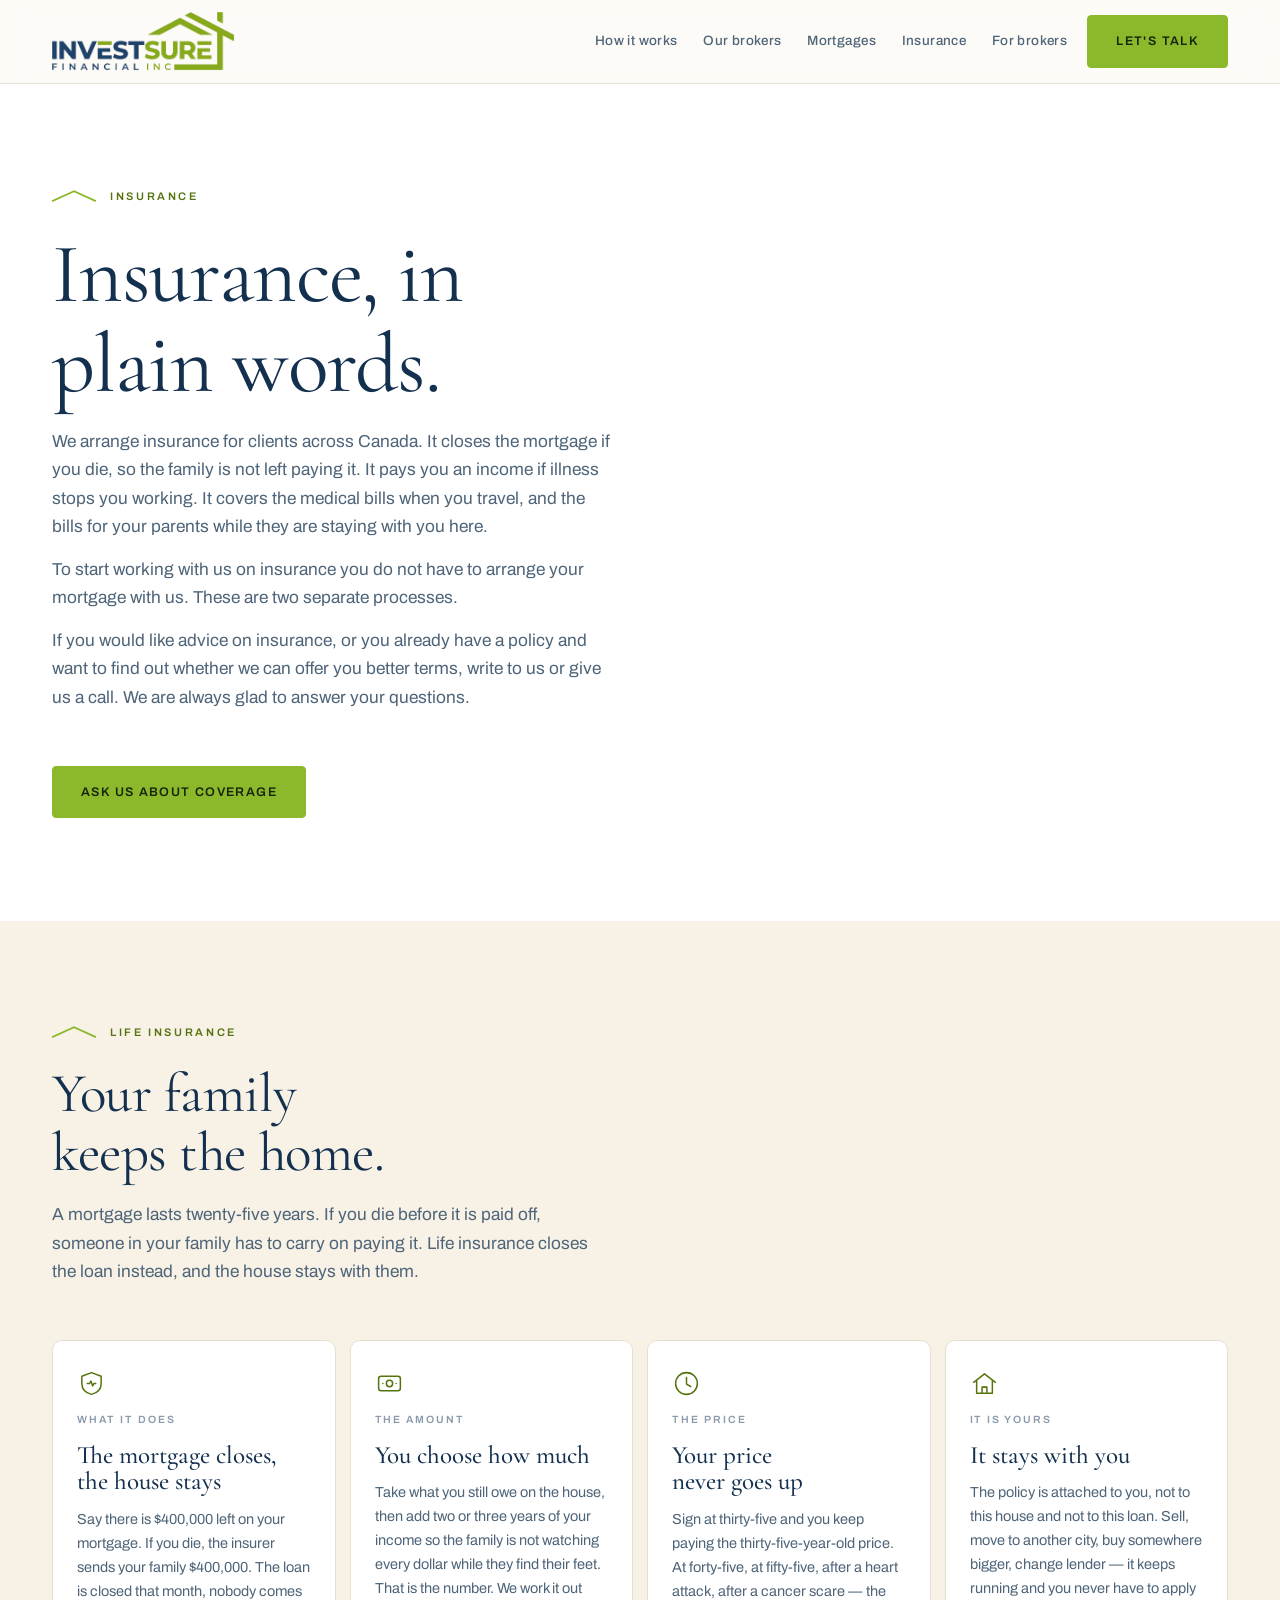
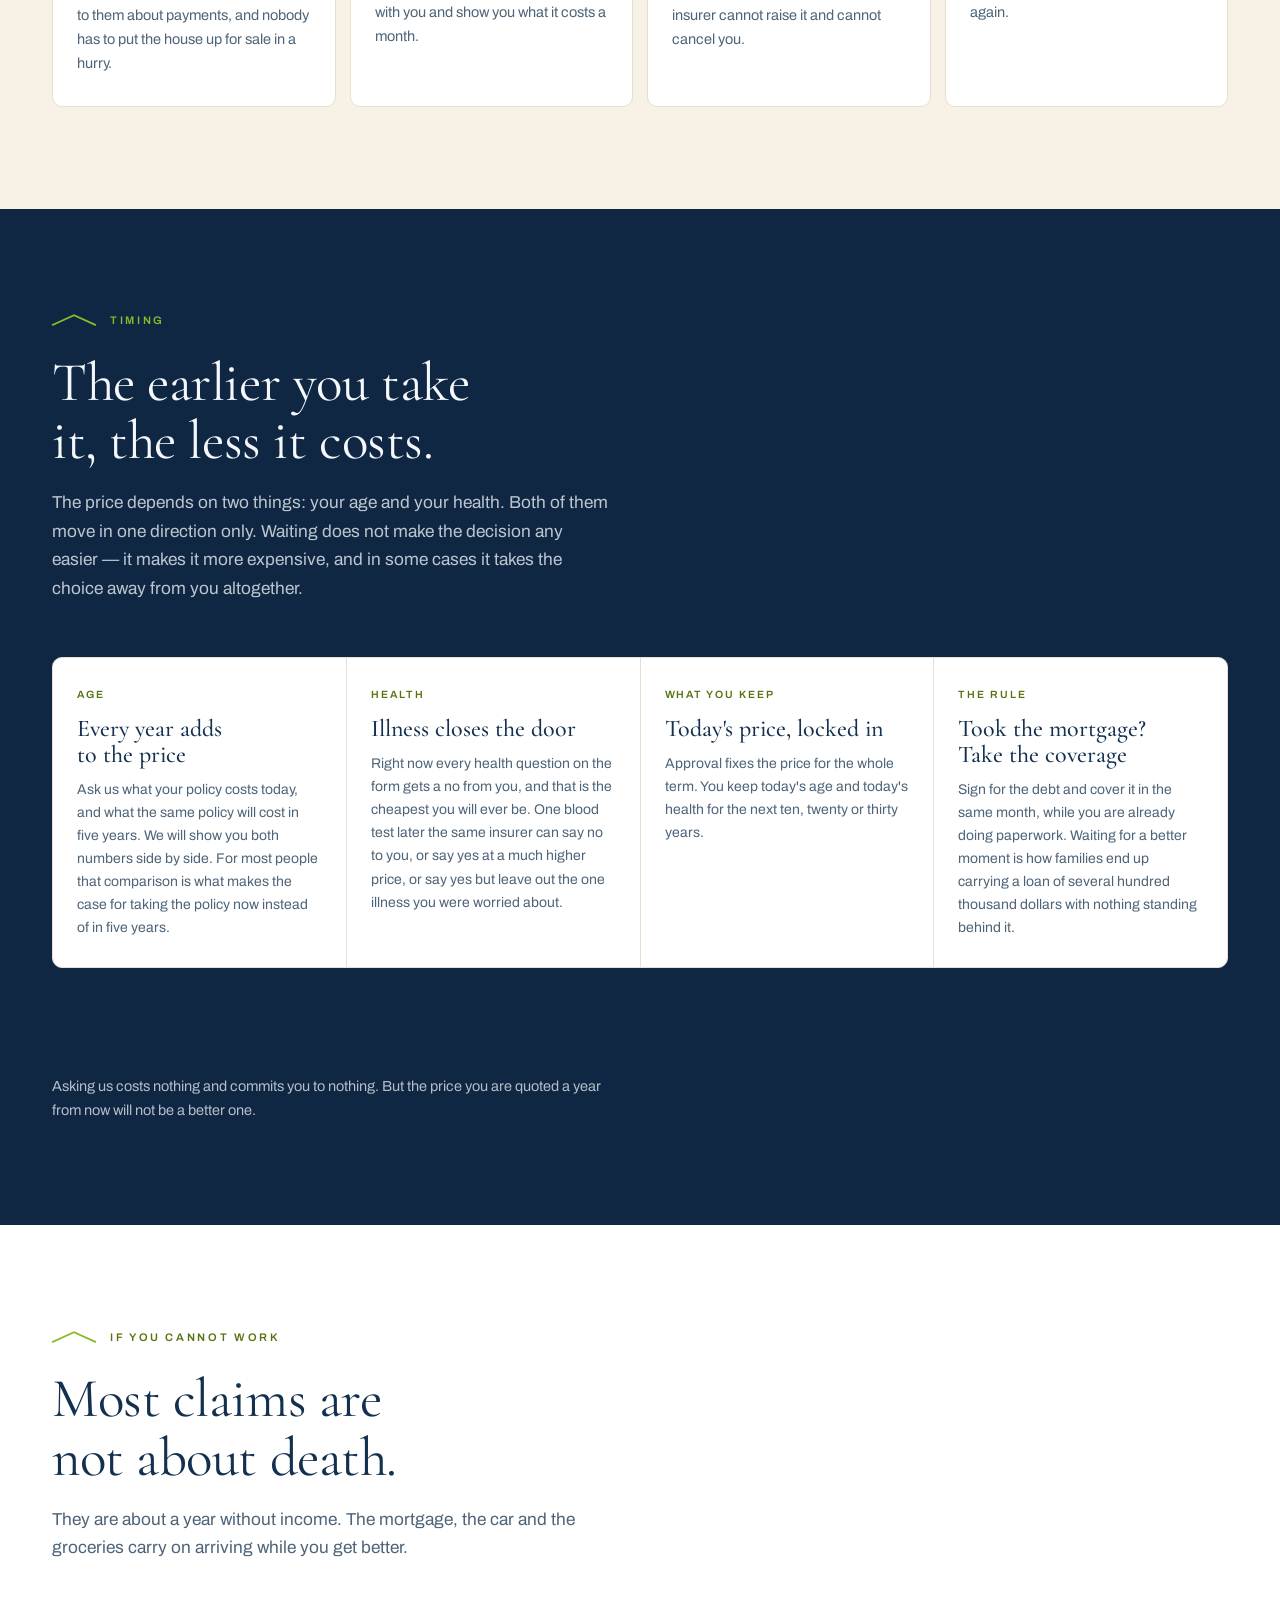
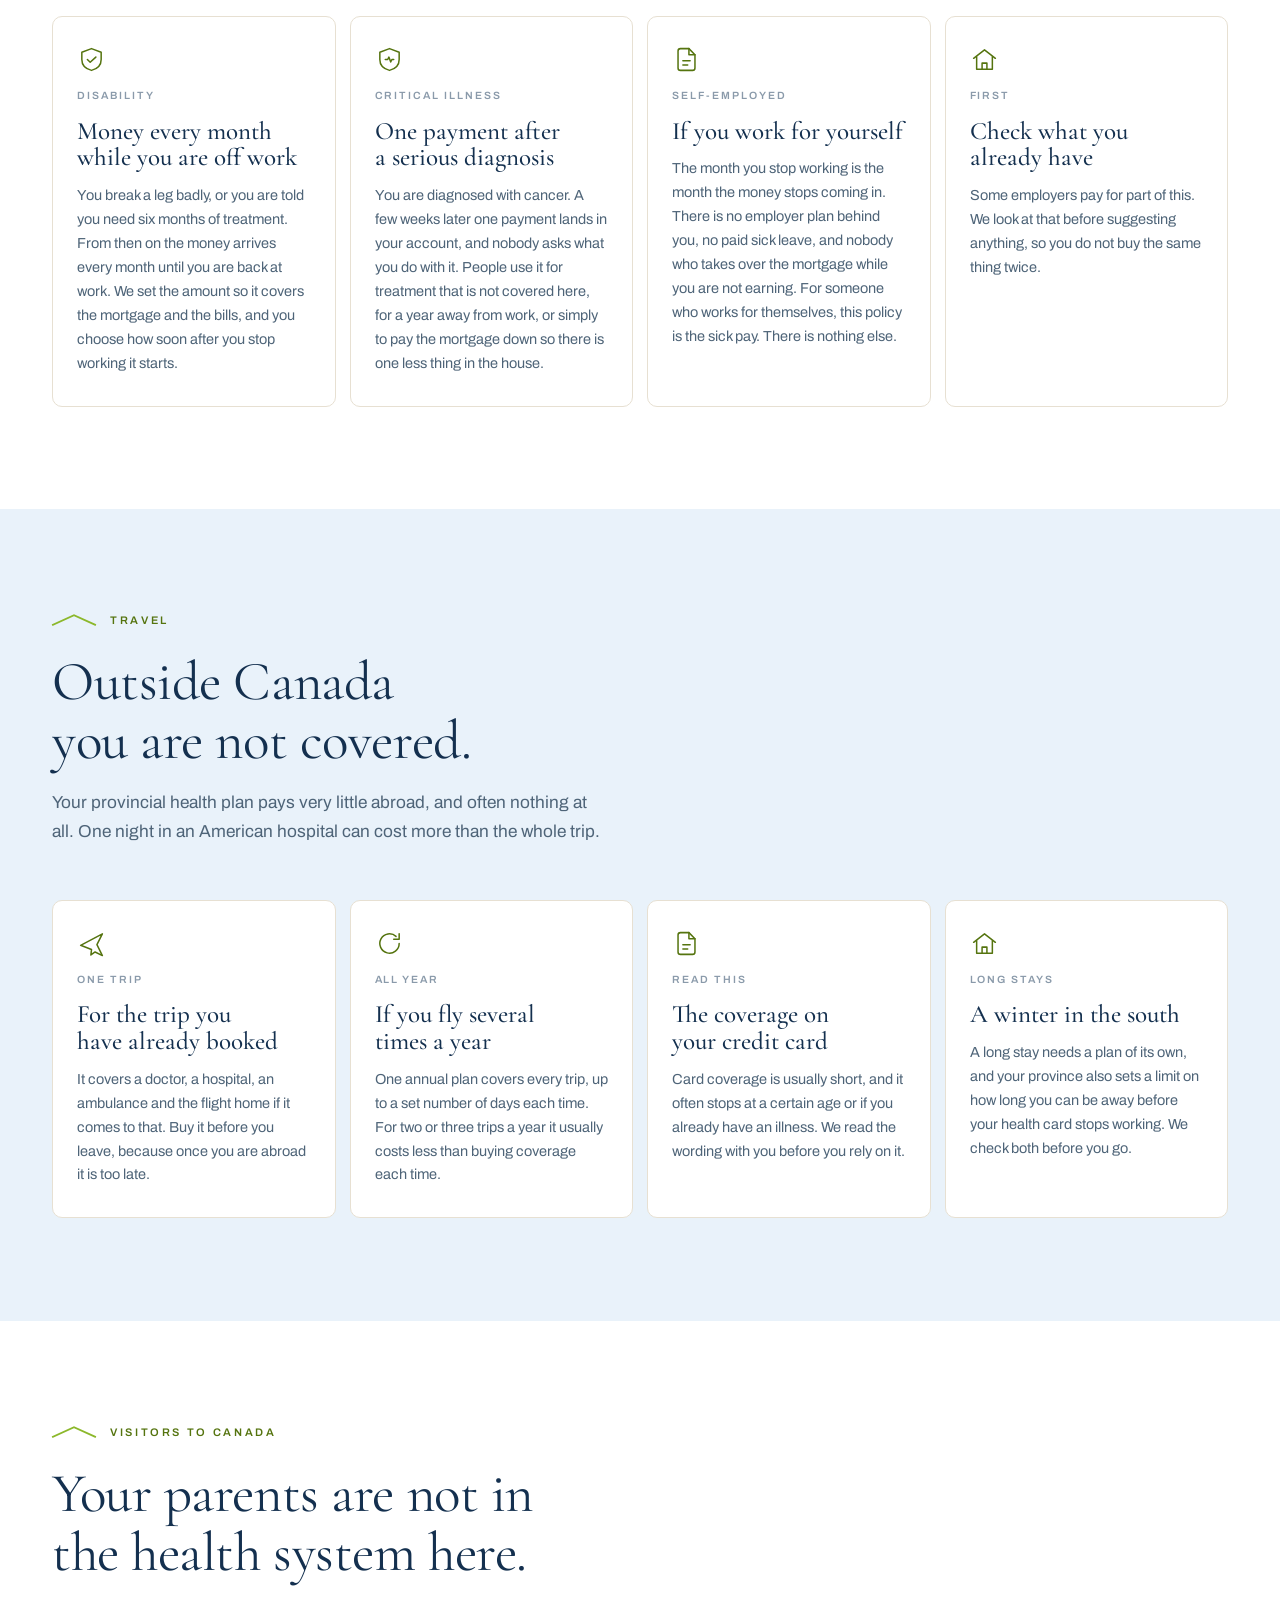
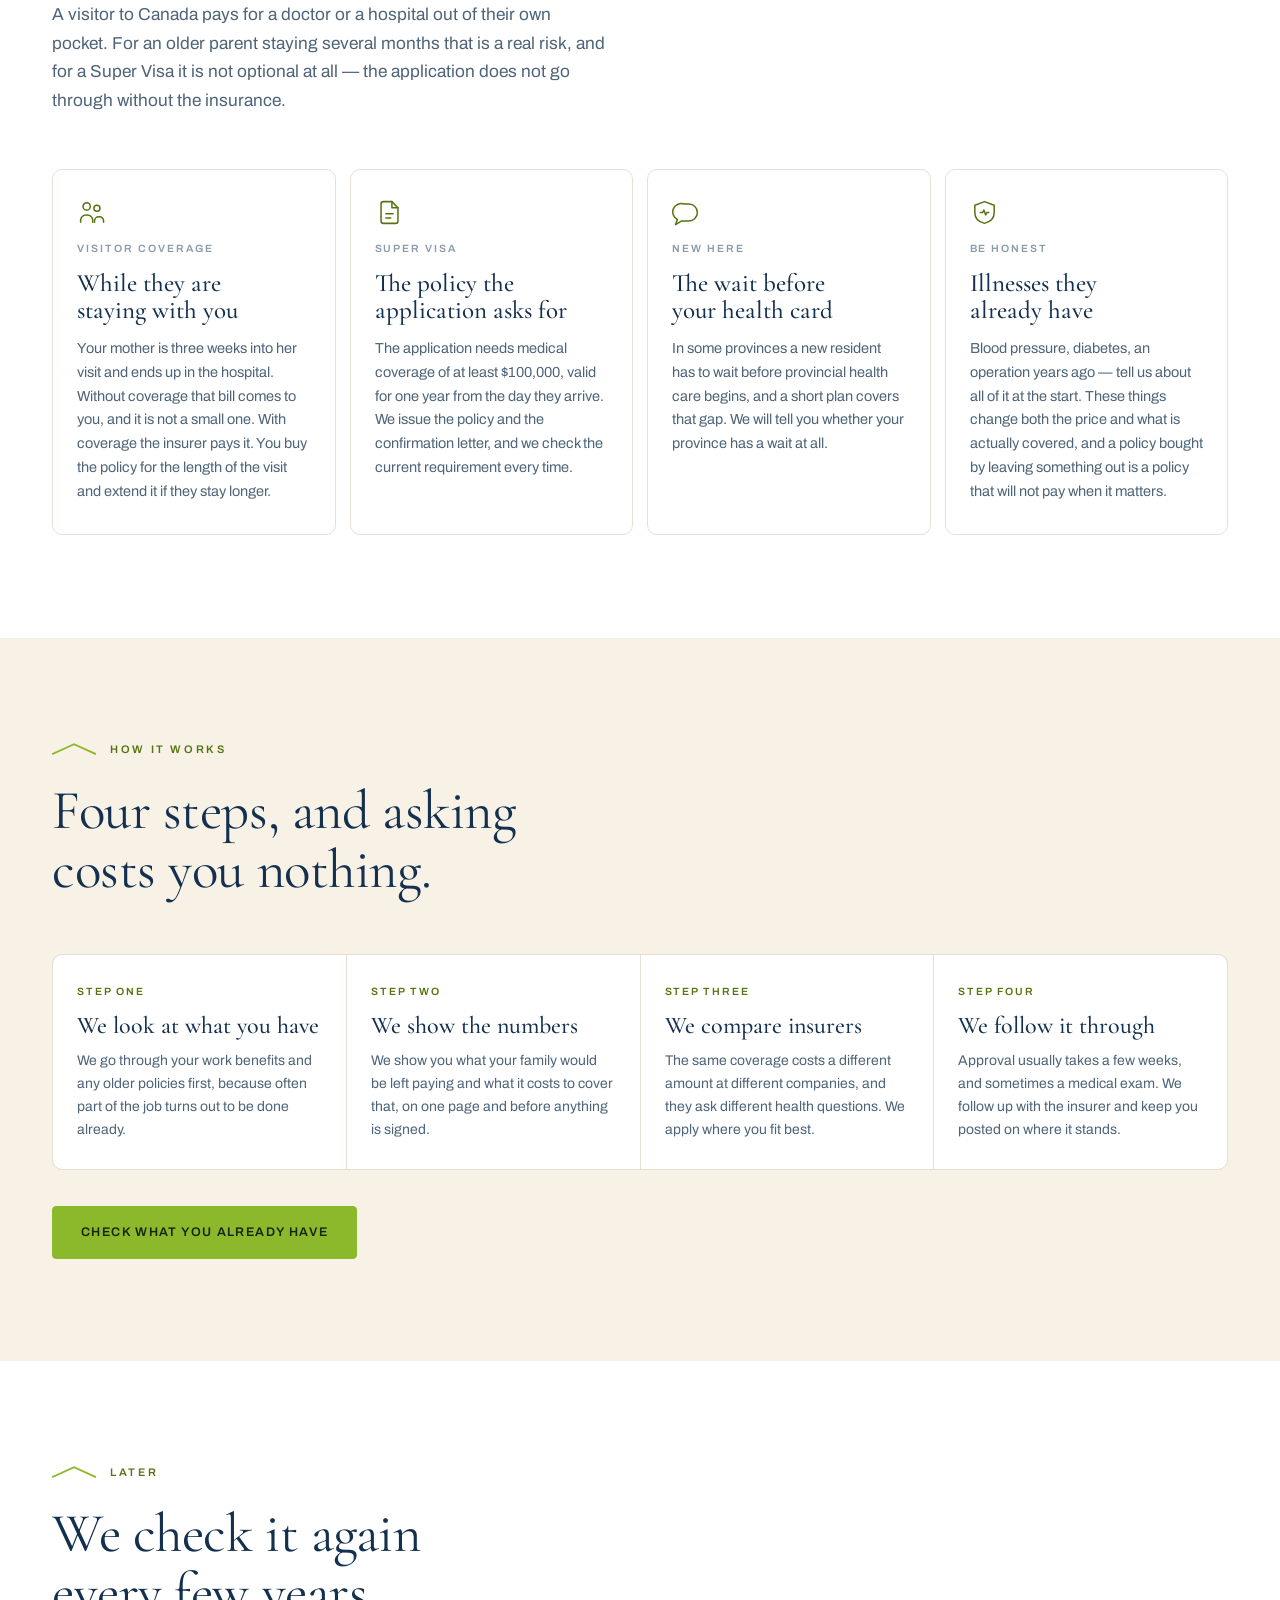
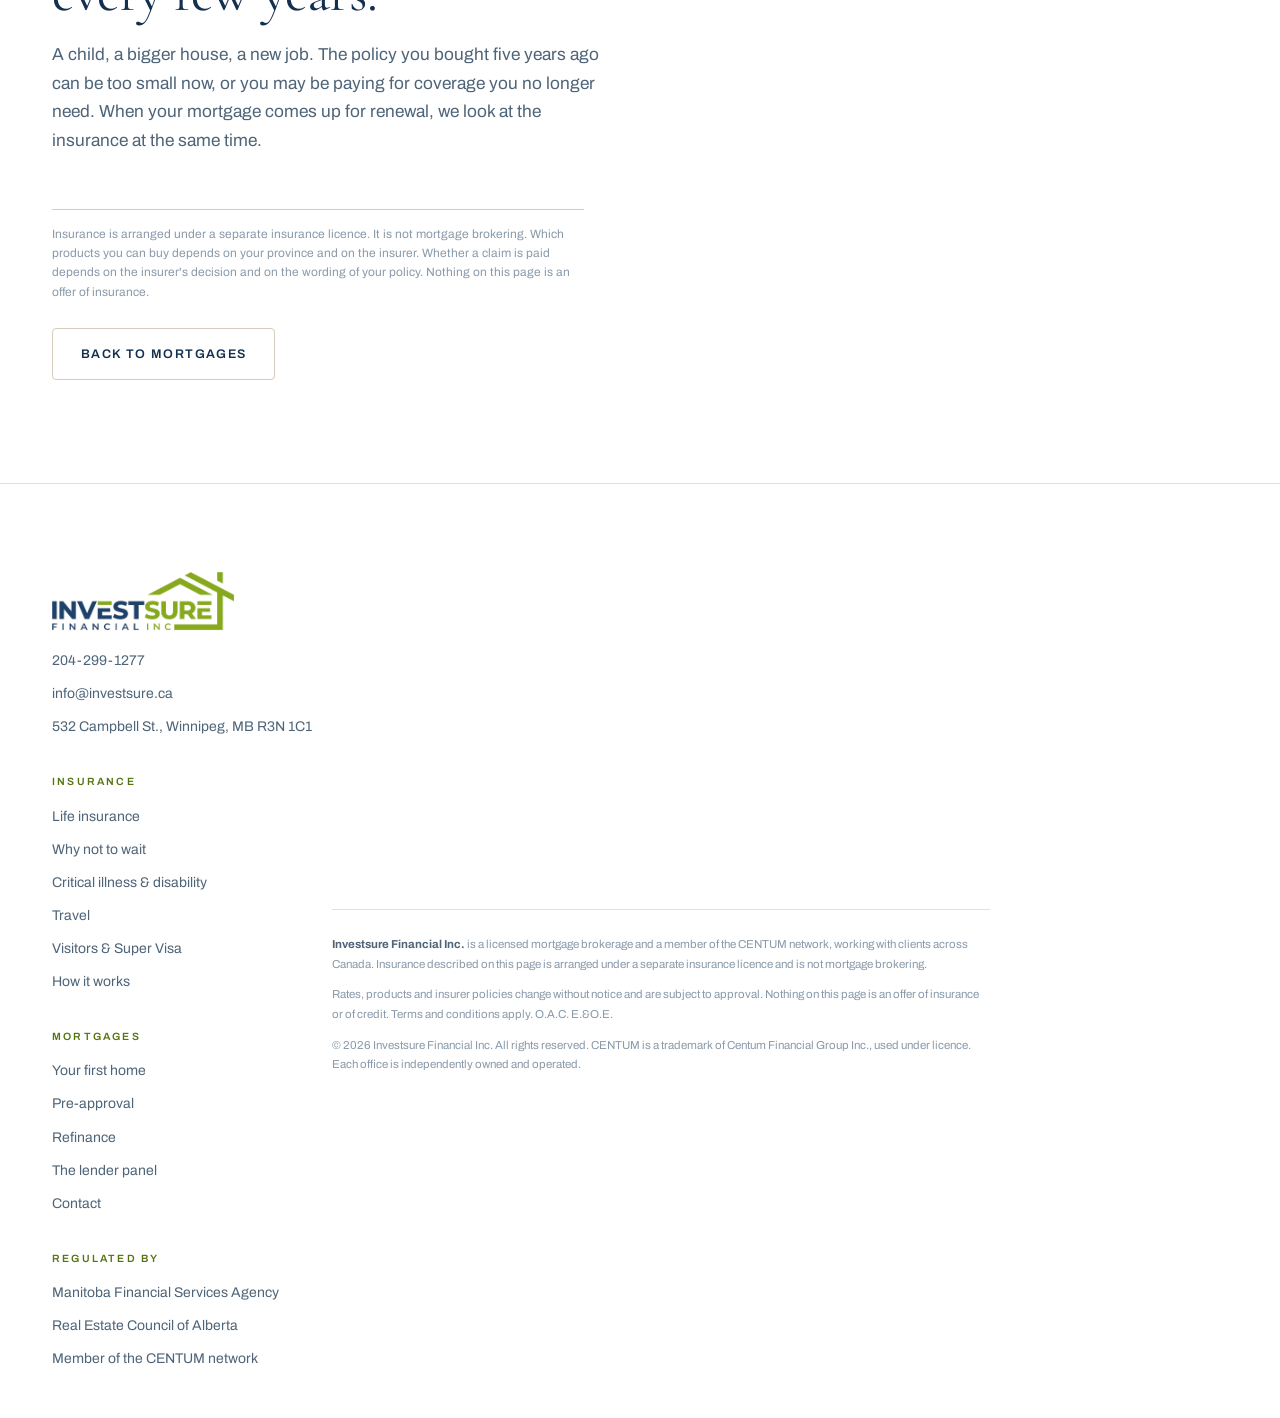
<file: insurance.html>
<!doctype html>
<html lang="en">
<head>
<meta charset="utf-8">
<meta name="viewport" content="width=device-width,initial-scale=1,viewport-fit=cover">
<title>Insurance — life, illness, travel and visitors to Canada | Investsure Financial Inc.</title>
<meta name="description" content="Insurance arranged alongside your mortgage, for clients across Canada: life coverage that pays the mortgage off, money coming in if illness stops you working, travel medical coverage, and visitor and Super Visa coverage for parents coming to Canada.">
<meta property="og:type" content="website">
<meta property="og:title" content="Insurance — Investsure Financial Inc.">
<meta property="og:description" content="Life, critical illness, disability, travel, and coverage for visitors to Canada. Explained in plain words.">
<meta property="og:url" content="https://www.investsure.ca/insurance.html">
<meta property="og:image" content="https://www.investsure.ca/at-the-table.jpg">
<meta name="twitter:card" content="summary_large_image">
<link rel="canonical" href="https://www.investsure.ca/insurance.html">
<meta name="theme-color" content="#14304F">
<link rel="icon" href="investsure-logo.png">
<script>document.documentElement.classList.add("js");</script>
<link rel="preconnect" href="https://fonts.googleapis.com">
<link rel="preconnect" href="https://fonts.gstatic.com" crossorigin>
<link rel="stylesheet" href="https://fonts.googleapis.com/css2?family=Cormorant+Garamond:wght@300;400;500;600&family=Archivo:wght@400;500;600;700&display=swap">
<link rel="stylesheet" href="site.css">
</head>
<body>

<svg width="0" height="0" style="position:absolute" aria-hidden="true" focusable="false"><defs>
<symbol id="i-insurance" viewBox="0 0 24 24"><path d="M12 3 20 6v6c0 4.4-3.2 7.8-8 9-4.8-1.2-8-4.6-8-9V6z"/><path d="M8.5 12h2l1-2 1.5 4 1-2h1.5"/></symbol>
<symbol id="i-shield" viewBox="0 0 24 24"><path d="M12 3 20 6v6c0 4.4-3.2 7.8-8 9-4.8-1.2-8-4.6-8-9V6z"/><path d="m8.6 12 2.3 2.3L15.6 10"/></symbol>
<symbol id="i-plane" viewBox="0 0 24 24"><path d="M3 13.5 21 4l-4.5 9L21 22l-6-3-3.5 2.5.5-4.5z"/></symbol>
<symbol id="i-family" viewBox="0 0 24 24"><circle cx="8" cy="7" r="3"/><circle cx="16.5" cy="8.5" r="2.5"/><path d="M3 20v-1.5A4.5 4.5 0 0 1 7.5 14h1A4.5 4.5 0 0 1 13 18.5V20"/><path d="M14.5 20v-1a3.5 3.5 0 0 1 3.5-3.5h.5A3.5 3.5 0 0 1 22 19v1"/></symbol>
<symbol id="i-clock" viewBox="0 0 24 24"><circle cx="12" cy="12" r="9"/><path d="M12 7v5.5l3.5 2"/></symbol>
<symbol id="i-renew" viewBox="0 0 24 24"><path d="M20 12a8 8 0 1 1-2.6-5.9"/><path d="M20 4v4.5h-4.5"/></symbol>
<symbol id="i-doc" viewBox="0 0 24 24"><path d="M14 3H7a2 2 0 0 0-2 2v14a2 2 0 0 0 2 2h10a2 2 0 0 0 2-2V8z"/><path d="M14 3v5h5"/><path d="M9 13h6M9 16.5h4"/></symbol>
<symbol id="i-talk" viewBox="0 0 24 24"><path d="M21 12a7 7 0 0 1-7 7H8l-5 3 1.4-4.2A7 7 0 0 1 10 5h4a7 7 0 0 1 7 7z"/></symbol>
<symbol id="i-house" viewBox="0 0 24 24"><path d="M3 11 12 4l9 7"/><path d="M5.5 9.7V20h13V9.7"/><path d="M10 20v-5h4v5"/></symbol>
<symbol id="i-money" viewBox="0 0 24 24"><rect x="3" y="6" width="18" height="12" rx="2"/><circle cx="12" cy="12" r="2.6"/><path d="M6.5 12h.01M17.5 12h.01"/></symbol>
</defs></svg>

<header class="site">
  <div class="wrap">
    <a class="logo" href="index.html" aria-label="Investsure Financial Inc. — home">
      <img src="investsure-logo.png" alt="Investsure Financial Inc." width="640" height="196">
    </a>
    <button class="menu-toggle" id="menuBtn" type="button" aria-expanded="false" aria-controls="mainNav" aria-label="Menu">
      <span></span><span></span><span></span>
    </button>
    <nav class="main" id="mainNav" aria-label="Main">
      <a href="index.html#how">How it works</a>
      <a href="index.html#team">Our brokers</a>
      <a href="index.html#mortgages">Mortgages</a>
      <a href="insurance.html" aria-current="page">Insurance</a>
      <a href="index.html#join">For brokers</a>
    </nav>
    <a class="btn" href="index.html#contact">Let's talk</a>
  </div>
</header>

<main id="top">

  <!-- ================= INTRO ================= -->
  <section class="band band--paper">
    <div class="wrap">
      <div class="shead rv">
        <div class="eyebrow"><svg class="roof" viewBox="0 0 46 12"><path d="M1 11 L23 1 L45 11"/></svg><span class="micro">Insurance</span></div>
        <h1 class="d1">Insurance, in plain words.</h1>
        <p class="lede">We arrange insurance for clients across Canada. It closes the mortgage if you die, so the family is not left paying it. It pays you an income if illness stops you working. It covers the medical bills when you travel, and the bills for your parents while they are staying with you here.</p>
        <p class="lede" style="margin-top:14px">To start working with us on insurance you do not have to arrange your mortgage with us. These are two separate processes.</p>
        <p class="lede" style="margin-top:14px">If you would like advice on insurance, or you already have a policy and want to find out whether we can offer you better terms, write to us or give us a call. We are always glad to answer your questions.</p>
      </div>
      <p class="rv" style="margin-top:30px"><a class="btn" href="index.html#contact">Ask us about coverage</a></p>
    </div>
  </section>

  <!-- ================= LIFE ================= -->
  <section class="band band--warm" id="life">
    <div class="wrap">
      <div class="shead rv">
        <div class="eyebrow"><svg class="roof" viewBox="0 0 46 12"><path d="M1 11 L23 1 L45 11"/></svg><span class="micro">Life insurance</span></div>
        <h2 class="d2">Your family keeps the home.</h2>
        <p class="lede">A mortgage lasts twenty-five years. If you die before it is paid off, someone in your family has to carry on paying it. Life insurance closes the loan instead, and the house stays with them.</p>
      </div>
      <div class="svc">
        <article class="sheet rv"><svg class="icon"><use href="#i-insurance"/></svg><span class="tag">What it does</span><h3>The mortgage closes, the house stays</h3><p>Say there is $400,000 left on your mortgage. If you die, the insurer sends your family $400,000. The loan is closed that month, nobody comes to them about payments, and nobody has to put the house up for sale in a hurry.</p></article>
        <article class="sheet rv rv-d1"><svg class="icon"><use href="#i-money"/></svg><span class="tag">The amount</span><h3>You choose how much</h3><p>Take what you still owe on the house, then add two or three years of your income so the family is not watching every dollar while they find their feet. That is the number. We work it out with you and show you what it costs a month.</p></article>
        <article class="sheet rv rv-d2"><svg class="icon"><use href="#i-clock"/></svg><span class="tag">The price</span><h3>Your price never goes up</h3><p>Sign at thirty-five and you keep paying the thirty-five-year-old price. At forty-five, at fifty-five, after a heart attack, after a cancer scare — the insurer cannot raise it and cannot cancel you.</p></article>
        <article class="sheet rv rv-d3"><svg class="icon"><use href="#i-house"/></svg><span class="tag">It is yours</span><h3>It stays with you</h3><p>The policy is attached to you, not to this house and not to this loan. Sell, move to another city, buy somewhere bigger, change lender — it keeps running and you never have to apply again.</p></article>
      </div>
    </div>
  </section>

  <!-- ================= TIMING ================= -->
  <section class="band band--dark" id="timing">
    <div class="wrap">
      <div class="shead rv">
        <div class="eyebrow"><svg class="roof" viewBox="0 0 46 12"><path d="M1 11 L23 1 L45 11"/></svg><span class="micro">Timing</span></div>
        <h2 class="d2">The earlier you take it, the less it costs.</h2>
        <p class="lede">The price depends on two things: your age and your health. Both of them move in one direction only. Waiting does not make the decision any easier — it makes it more expensive, and in some cases it takes the choice away from you altogether.</p>
      </div>
      <div class="perks rv">
        <div class="perk"><span class="k">Age</span><h3>Every year adds to the price</h3><p>Ask us what your policy costs today, and what the same policy will cost in five years. We will show you both numbers side by side. For most people that comparison is what makes the case for taking the policy now instead of in five years.</p></div>
        <div class="perk"><span class="k">Health</span><h3>Illness closes the door</h3><p>Right now every health question on the form gets a no from you, and that is the cheapest you will ever be. One blood test later the same insurer can say no to you, or say yes at a much higher price, or say yes but leave out the one illness you were worried about.</p></div>
        <div class="perk"><span class="k">What you keep</span><h3>Today's price, locked in</h3><p>Approval fixes the price for the whole term. You keep today's age and today's health for the next ten, twenty or thirty years.</p></div>
        <div class="perk"><span class="k">The rule</span><h3>Took the mortgage? Take the coverage</h3><p>Sign for the debt and cover it in the same month, while you are already doing paperwork. Waiting for a better moment is how families end up carrying a loan of several hundred thousand dollars with nothing standing behind it.</p></div>
      </div>
      <p class="rv" style="margin-top:34px"><a class="btn" href="index.html#contact">Get a price today</a></p>
      <p class="rv" style="margin-top:20px;font-size:14.5px;color:rgba(244,248,252,.72);max-width:72ch">Asking us costs nothing and commits you to nothing. But the price you are quoted a year from now will not be a better one.</p>
    </div>
  </section>

  <!-- ================= LIVING BENEFITS ================= -->
  <section class="band band--paper" id="illness">
    <div class="wrap">
      <div class="shead rv">
        <div class="eyebrow"><svg class="roof" viewBox="0 0 46 12"><path d="M1 11 L23 1 L45 11"/></svg><span class="micro">If you cannot work</span></div>
        <h2 class="d2">Most claims are not about death.</h2>
        <p class="lede">They are about a year without income. The mortgage, the car and the groceries carry on arriving while you get better.</p>
      </div>
      <div class="svc">
        <article class="sheet rv"><svg class="icon"><use href="#i-shield"/></svg><span class="tag">Disability</span><h3>Money every month while you are off work</h3><p>You break a leg badly, or you are told you need six months of treatment. From then on the money arrives every month until you are back at work. We set the amount so it covers the mortgage and the bills, and you choose how soon after you stop working it starts.</p></article>
        <article class="sheet rv rv-d1"><svg class="icon"><use href="#i-insurance"/></svg><span class="tag">Critical illness</span><h3>One payment after a serious diagnosis</h3><p>You are diagnosed with cancer. A few weeks later one payment lands in your account, and nobody asks what you do with it. People use it for treatment that is not covered here, for a year away from work, or simply to pay the mortgage down so there is one less thing in the house.</p></article>
        <article class="sheet rv rv-d2"><svg class="icon"><use href="#i-doc"/></svg><span class="tag">Self-employed</span><h3>If you work for yourself</h3><p>The month you stop working is the month the money stops coming in. There is no employer plan behind you, no paid sick leave, and nobody who takes over the mortgage while you are not earning. For someone who works for themselves, this policy is the sick pay. There is nothing else.</p></article>
        <article class="sheet rv rv-d3"><svg class="icon"><use href="#i-house"/></svg><span class="tag">First</span><h3>Check what you already have</h3><p>Some employers pay for part of this. We look at that before suggesting anything, so you do not buy the same thing twice.</p></article>
      </div>
    </div>
  </section>

  <!-- ================= TRAVEL ================= -->
  <section class="band band--sky" id="travel">
    <div class="wrap">
      <div class="shead rv">
        <div class="eyebrow"><svg class="roof" viewBox="0 0 46 12"><path d="M1 11 L23 1 L45 11"/></svg><span class="micro">Travel</span></div>
        <h2 class="d2">Outside Canada you are not covered.</h2>
        <p class="lede">Your provincial health plan pays very little abroad, and often nothing at all. One night in an American hospital can cost more than the whole trip.</p>
      </div>
      <div class="svc">
        <article class="sheet rv"><svg class="icon"><use href="#i-plane"/></svg><span class="tag">One trip</span><h3>For the trip you have already booked</h3><p>It covers a doctor, a hospital, an ambulance and the flight home if it comes to that. Buy it before you leave, because once you are abroad it is too late.</p></article>
        <article class="sheet rv rv-d1"><svg class="icon"><use href="#i-renew"/></svg><span class="tag">All year</span><h3>If you fly several times a year</h3><p>One annual plan covers every trip, up to a set number of days each time. For two or three trips a year it usually costs less than buying coverage each time.</p></article>
        <article class="sheet rv rv-d2"><svg class="icon"><use href="#i-doc"/></svg><span class="tag">Read this</span><h3>The coverage on your credit card</h3><p>Card coverage is usually short, and it often stops at a certain age or if you already have an illness. We read the wording with you before you rely on it.</p></article>
        <article class="sheet rv rv-d3"><svg class="icon"><use href="#i-house"/></svg><span class="tag">Long stays</span><h3>A winter in the south</h3><p>A long stay needs a plan of its own, and your province also sets a limit on how long you can be away before your health card stops working. We check both before you go.</p></article>
      </div>
    </div>
  </section>

  <!-- ================= VISITORS ================= -->
  <section class="band band--paper" id="visitors">
    <div class="wrap">
      <div class="shead rv">
        <div class="eyebrow"><svg class="roof" viewBox="0 0 46 12"><path d="M1 11 L23 1 L45 11"/></svg><span class="micro">Visitors to Canada</span></div>
        <h2 class="d2">Your parents are not in the health system here.</h2>
        <p class="lede">A visitor to Canada pays for a doctor or a hospital out of their own pocket. For an older parent staying several months that is a real risk, and for a Super Visa it is not optional at all — the application does not go through without the insurance.</p>
      </div>
      <div class="svc">
        <article class="sheet rv"><svg class="icon"><use href="#i-family"/></svg><span class="tag">Visitor coverage</span><h3>While they are staying with you</h3><p>Your mother is three weeks into her visit and ends up in the hospital. Without coverage that bill comes to you, and it is not a small one. With coverage the insurer pays it. You buy the policy for the length of the visit and extend it if they stay longer.</p></article>
        <article class="sheet rv rv-d1"><svg class="icon"><use href="#i-doc"/></svg><span class="tag">Super Visa</span><h3>The policy the application asks for</h3><p>The application needs medical coverage of at least $100,000, valid for one year from the day they arrive. We issue the policy and the confirmation letter, and we check the current requirement every time.</p></article>
        <article class="sheet rv rv-d2"><svg class="icon"><use href="#i-talk"/></svg><span class="tag">New here</span><h3>The wait before your health card</h3><p>In some provinces a new resident has to wait before provincial health care begins, and a short plan covers that gap. We will tell you whether your province has a wait at all.</p></article>
        <article class="sheet rv rv-d3"><svg class="icon"><use href="#i-insurance"/></svg><span class="tag">Be honest</span><h3>Illnesses they already have</h3><p>Blood pressure, diabetes, an operation years ago — tell us about all of it at the start. These things change both the price and what is actually covered, and a policy bought by leaving something out is a policy that will not pay when it matters.</p></article>
      </div>
    </div>
  </section>

  <!-- ================= HOW ================= -->
  <section class="band band--warm" id="how-insurance">
    <div class="wrap">
      <div class="shead rv">
        <div class="eyebrow"><svg class="roof" viewBox="0 0 46 12"><path d="M1 11 L23 1 L45 11"/></svg><span class="micro">How it works</span></div>
        <h2 class="d2">Four steps, and asking costs you nothing.</h2>
      </div>
      <div class="perks rv">
        <div class="perk"><span class="k">Step one</span><h3>We look at what you have</h3><p>We go through your work benefits and any older policies first, because often part of the job turns out to be done already.</p></div>
        <div class="perk"><span class="k">Step two</span><h3>We show the numbers</h3><p>We show you what your family would be left paying and what it costs to cover that, on one page and before anything is signed.</p></div>
        <div class="perk"><span class="k">Step three</span><h3>We compare insurers</h3><p>The same coverage costs a different amount at different companies, and they ask different health questions. We apply where you fit best.</p></div>
        <div class="perk"><span class="k">Step four</span><h3>We follow it through</h3><p>Approval usually takes a few weeks, and sometimes a medical exam. We follow up with the insurer and keep you posted on where it stands.</p></div>
      </div>
      <p class="rv" style="margin-top:36px"><a class="btn" href="index.html#contact">Check what you already have</a></p>
    </div>
  </section>

  <!-- ================= REVIEW ================= -->
  <section class="band band--paper" id="review">
    <div class="wrap">
      <div class="shead rv">
        <div class="eyebrow"><svg class="roof" viewBox="0 0 46 12"><path d="M1 11 L23 1 L45 11"/></svg><span class="micro">Later</span></div>
        <h2 class="d2">We check it again every few years.</h2>
        <p class="lede">A child, a bigger house, a new job. The policy you bought five years ago can be too small now, or you may be paying for coverage you no longer need. When your mortgage comes up for renewal, we look at the insurance at the same time.</p>
      </div>
      <p class="compliance-line rv" style="margin-top:30px;max-width:76ch">Insurance is arranged under a separate insurance licence. It is not mortgage brokering. Which products you can buy depends on your province and on the insurer. Whether a claim is paid depends on the insurer's decision and on the wording of your policy. Nothing on this page is an offer of insurance.</p>
      <p class="rv" style="margin-top:26px"><a class="btn btn--line" href="index.html#protection">Back to mortgages</a></p>
    </div>
  </section>

</main>

<footer class="site">
  <div class="wrap">
    <div class="foot-grid">
      <div>
        <span class="logo" style="margin-bottom:18px"><img src="investsure-logo.png" alt="Investsure Financial Inc." width="640" height="196"></span>
        <ul>
          <li><a href="tel:+12042991277">204-299-1277</a></li>
          <li><a href="mailto:info@investsure.ca">info@investsure.ca</a></li>
          <li>532 Campbell St., Winnipeg, MB R3N 1C1</li>
        </ul>
      </div>
      <div><h4>Insurance</h4><ul>
        <li><a href="#life">Life insurance</a></li><li><a href="#timing">Why not to wait</a></li>
        <li><a href="#illness">Critical illness &amp; disability</a></li>
        <li><a href="#travel">Travel</a></li><li><a href="#visitors">Visitors &amp; Super Visa</a></li>
        <li><a href="#how-insurance">How it works</a></li></ul></div>
      <div><h4>Mortgages</h4><ul>
        <li><a href="index.html#mortgages">Your first home</a></li><li><a href="index.html#mortgages">Pre-approval</a></li>
        <li><a href="index.html#mortgages">Refinance</a></li><li><a href="index.html#lenders">The lender panel</a></li>
        <li><a href="index.html#contact">Contact</a></li></ul></div>
      <div><h4>Regulated by</h4><ul>
        <li>Manitoba Financial Services Agency</li>
        <li>Real Estate Council of Alberta</li>
        <li>Member of the CENTUM network</li></ul></div>
    </div>
    <div class="legal">
      <p><b>Investsure Financial Inc.</b> is a licensed mortgage brokerage and a member of the CENTUM network, working with clients across Canada. Insurance described on this page is arranged under a separate insurance licence and is not mortgage brokering.</p>
      <p>Rates, products and insurer policies change without notice and are subject to approval. Nothing on this page is an offer of insurance or of credit. Terms and conditions apply. O.A.C. E.&amp;O.E.</p>
      <p>© 2026 Investsure Financial Inc. All rights reserved. CENTUM is a trademark of Centum Financial Group Inc., used under licence. Each office is independently owned and operated.</p>
    </div>
  </div>
</footer>

<script>
var reduce = window.matchMedia("(prefers-reduced-motion: reduce)").matches;

/* ---- reveal on scroll ---- */
(function(){
  var nodes = document.querySelectorAll(".rv");
  if(reduce || !("IntersectionObserver" in window)){
    Array.prototype.forEach.call(nodes, function(n){ n.classList.add("is-in"); });
    return;
  }
  var io = new IntersectionObserver(function(entries){
    entries.forEach(function(en){
      if(en.isIntersecting){ en.target.classList.add("is-in"); io.unobserve(en.target); }
    });
  }, { rootMargin:"0px 0px -8% 0px", threshold:.12 });
  Array.prototype.forEach.call(nodes, function(n){ io.observe(n); });
})();

/* ---- mobile menu ---- */
(function(){
  var btn = document.getElementById("menuBtn"), nav = document.getElementById("mainNav");
  if(!btn || !nav) return;
  function close(){ nav.classList.remove("is-open"); btn.setAttribute("aria-expanded", "false"); }
  btn.addEventListener("click", function(){
    var open = nav.classList.toggle("is-open");
    btn.setAttribute("aria-expanded", open ? "true" : "false");
  });
  nav.addEventListener("click", function(e){ if(e.target.closest && e.target.closest("a")) close(); });
  document.addEventListener("keydown", function(e){ if(e.key === "Escape") close(); });
  window.addEventListener("resize", function(){ if(window.innerWidth > 900) close(); });
})();
</script>
</body>
</html>
</file>
<file: site.css>
/* Layout concept: golden hour. Warm paper ground, navy ink for trust, the logo's
   green for every action, honey used only where warmth belongs. Faces and homes
   lead; the lender panel and the rules come after the feeling. */
:root{
  --cream:#FDFBF7; --surface:#FFFFFF; --cream-2:#F7F1E6; --cream-3:#EFE7D8;
  --ink:#14304F; --ink-2:#4E6478; --ink-3:#8A9AAA;
  --navy:#14304F; --navy-deep:#0F2742; --on-dark:#F4F8FC;
  --sky:#3E7CB8; --sky-soft:#E9F2FA;
  --green:#8CB82B; --green-text:#55740F; --green-soft:rgba(140,184,43,.16);
  --honey:#E8A33D; --honey-soft:#FDF1DC;
  --line:#E7E0D2; --line-2:#D5CDBC;
  --shadow-warm:0 24px 50px -32px rgba(80,58,20,.45);
  --display:"Cormorant Garamond",Georgia,"Times New Roman",serif;
  --body:"Archivo","Helvetica Neue",Arial,sans-serif;
  --maxw:1220px;
  color-scheme:light;
}
*,*::before,*::after{box-sizing:border-box}
html{scroll-padding-top:96px;scroll-behavior:smooth}
[hidden]{display:none!important}
body{margin:0;background:var(--cream);color:var(--ink);font-family:var(--body);font-size:16px;line-height:1.65;-webkit-font-smoothing:antialiased;overflow-x:hidden}
body::before{content:"";position:fixed;inset:0 0 auto;height:env(safe-area-inset-top,0px);z-index:70;background:var(--surface)}
img{max-width:100%;height:auto}
a{color:inherit}
h1,h2,h3,h4{margin:0;text-wrap:balance;line-height:1.07}
p{margin:0}
:focus-visible{outline:2px solid var(--green-text);outline-offset:3px;border-radius:3px}

.wrap{width:100%;max-width:var(--maxw);margin:0 auto;padding-left:max(22px,env(safe-area-inset-left,0px));padding-right:max(22px,env(safe-area-inset-right,0px))}
.band{padding-block:clamp(66px,8vw,124px);position:relative}
section{position:relative}
.band--warm{background:var(--cream-2)}
.band--paper{background:var(--surface)}
.band--sky{background:var(--sky-soft)}
.band--dark{background:var(--navy-deep);color:var(--on-dark)}

/* ---------- type ---------- */
.d1{font-family:var(--display);font-weight:400;font-size:clamp(46px,6.6vw,88px);letter-spacing:-.014em}
.d2{font-family:var(--display);font-weight:400;font-size:clamp(32px,4.3vw,56px);letter-spacing:-.008em}
.d3{font-family:var(--display);font-weight:500;font-size:clamp(23px,2.3vw,30px)}
.lede{font-size:clamp(16px,1.35vw,18.5px);color:var(--ink-2);max-width:56ch}
.band--dark .lede{color:rgba(244,248,252,.76)}
.micro{font-size:11px;font-weight:600;letter-spacing:.24em;text-transform:uppercase;color:var(--green-text)}
.band--dark .micro{color:var(--green)}
.eyebrow{display:flex;align-items:center;gap:14px;margin-bottom:24px}
.eyebrow .roof{width:44px;height:12px;flex:none;overflow:visible}
.eyebrow .roof path{fill:none;stroke:var(--green);stroke-width:2;stroke-linecap:square}

/* ---------- header ---------- */
header.site{position:sticky;top:env(safe-area-inset-top,0px);z-index:60;background:rgba(253,251,247,.9);backdrop-filter:blur(14px);-webkit-backdrop-filter:blur(14px);border-bottom:1px solid var(--line)}
.site .wrap{display:flex;align-items:center;gap:20px;min-height:80px;flex-wrap:wrap;padding-block:12px}
.logo{display:inline-flex;align-items:center;line-height:0}
.logo img{width:clamp(142px,17vw,182px)}
nav.main{margin-left:auto;display:flex;align-items:center;gap:clamp(14px,2vw,28px);flex-wrap:wrap}
nav.main a{font-size:13.5px;font-weight:500;letter-spacing:.03em;text-decoration:none;color:var(--ink-2);position:relative;padding:4px 0;transition:color .25s}
nav.main a::after{content:"";position:absolute;left:0;right:100%;bottom:0;height:1.5px;background:var(--green);transition:right .35s cubic-bezier(.22,1,.36,1)}
nav.main a:hover{color:var(--ink)}
nav.main a:hover::after{right:0}

.btn{position:relative;display:inline-flex;align-items:center;justify-content:center;gap:10px;font-family:var(--body);font-weight:600;font-size:12.5px;letter-spacing:.11em;text-transform:uppercase;padding:15px 28px;border:1px solid var(--green);color:#16260A;background:var(--green);border-radius:4px;text-decoration:none;cursor:pointer;overflow:hidden;transition:transform .25s cubic-bezier(.22,1,.36,1),box-shadow .3s}
.btn::after{content:"";position:absolute;inset:0;background:linear-gradient(110deg,transparent 22%,rgba(255,255,255,.45) 50%,transparent 78%);transform:translateX(-120%)}
.btn:hover{transform:translateY(-2px);box-shadow:0 16px 32px -16px rgba(140,184,43,.95)}
.btn:hover::after{animation:sweep .9s ease}
@keyframes sweep{to{transform:translateX(120%)}}
.btn--line{background:transparent;color:var(--ink);border-color:var(--line-2)}
.btn--line:hover{border-color:var(--navy);box-shadow:none}
.band--dark .btn--line{color:var(--on-dark);border-color:rgba(244,248,252,.4)}

/* ---------- hero ---------- */
.hero{background:var(--surface);border-bottom:1px solid var(--line);padding-block:clamp(52px,6.5vw,96px);overflow:hidden}
.hero-grid{display:grid;grid-template-columns:minmax(0,1.04fr) minmax(0,.96fr);gap:clamp(32px,5vw,70px);align-items:center}
.hero .d1{max-width:13ch}
.hero .d1 em{font-style:italic;color:var(--green-text)}
.hero-lede{margin-top:26px}
.hero-cta{display:flex;gap:14px;flex-wrap:wrap;margin-top:36px;align-items:center}
.reassure{margin-top:26px;font-size:13.5px;color:var(--ink-2);display:flex;align-items:flex-start;gap:11px;max-width:46ch}
.reassure svg{width:19px;height:19px;flex:none;margin-top:2px;stroke:var(--green-text);fill:none;stroke-width:1.6}

/* word-rise on load */
.rise{display:inline-block;overflow:hidden;vertical-align:bottom;padding-bottom:.16em;margin-bottom:-.16em}
.rise>i{display:inline-block;font-style:inherit;transform:translateY(102%);animation:riseUp .95s cubic-bezier(.19,1,.22,1) forwards}
@keyframes riseUp{to{transform:translateY(0)}}

/* ---------- photo slots ---------- */
.photo{position:relative;border-radius:12px;overflow:hidden;background:linear-gradient(150deg,var(--honey-soft),var(--cream-2) 48%,var(--sky-soft));display:grid;place-items:center;max-width:100%}
.photo img{width:100%;height:100%;object-fit:cover;display:block}
.photo .ph-in{position:absolute;inset:11px;border:1px dashed rgba(20,48,79,.2);border-radius:8px;pointer-events:none}
.photo .ph-art{position:relative;z-index:1;display:grid;justify-items:center;gap:14px;padding:26px;text-align:center}
.photo .ph-art svg{width:clamp(56px,9vw,82px);height:auto;stroke:var(--navy);fill:none;stroke-width:1.1;opacity:.55}
.photo .ph-cap{font-size:10.5px;letter-spacing:.17em;text-transform:uppercase;font-weight:600;color:var(--ink-3);max-width:28ch;line-height:1.7}
.photo .sun{position:absolute;width:48%;aspect-ratio:1;border-radius:50%;right:-8%;top:-14%;background:radial-gradient(circle,rgba(232,163,61,.55),rgba(232,163,61,0) 68%);animation:glow 9s ease-in-out infinite alternate}
@keyframes glow{to{transform:translate(-8%,6%) scale(1.14);opacity:.78}}

.hero-media{position:relative}
.hero-media .photo{aspect-ratio:4/3.3;box-shadow:var(--shadow-warm)}
.float-card{position:absolute;left:-26px;bottom:-30px;background:var(--surface);border:1px solid var(--line);border-left:3px solid var(--honey);border-radius:10px;padding:18px 22px;max-width:300px;box-shadow:var(--shadow-warm);z-index:3}
.float-card .t{font-family:var(--display);font-size:22px;font-weight:500;line-height:1.2}
.float-card .s{font-size:12.5px;color:var(--ink-2);margin-top:7px}
.float-cta{display:inline-block;margin-top:11px;font-size:11px;font-weight:700;letter-spacing:.12em;text-transform:uppercase;color:var(--green-text);text-decoration:none}
.float-cta:hover{text-decoration:underline}

/* ---------- trust strip ---------- */
.strip{background:var(--navy-deep);color:var(--on-dark)}
.strip .wrap{display:flex;flex-wrap:wrap;gap:10px 32px;padding-block:17px;font-size:13px}
.strip span{display:inline-flex;align-items:center;gap:10px}
.strip span::before{content:"";width:6px;height:6px;background:var(--green);transform:rotate(45deg);flex:none}

/* ---------- moments ---------- */
.moments{display:grid;grid-template-columns:repeat(auto-fit,minmax(272px,1fr));gap:clamp(20px,2.6vw,34px)}
.moment{min-width:0}
.moment .photo{aspect-ratio:4/5;margin-bottom:22px;box-shadow:0 18px 38px -30px rgba(80,58,20,.55)}
.moment .step{font-size:10.5px;letter-spacing:.22em;text-transform:uppercase;color:var(--honey);font-weight:700}
.moment h3{font-family:var(--display);font-size:30px;font-weight:500;margin-top:12px}
.moment p{margin-top:11px;font-size:14.5px;color:var(--ink-2)}

/* ---------- stats ---------- */
.stats{display:grid;grid-template-columns:repeat(auto-fit,minmax(196px,1fr));gap:1px;background:var(--line)}
.stat{background:var(--cream);padding:clamp(28px,3.4vw,44px) clamp(20px,2.3vw,30px);min-width:0}
.stat .n{font-family:var(--display);font-weight:300;font-size:clamp(44px,5.4vw,68px);line-height:1;color:var(--navy);font-variant-numeric:tabular-nums;display:flex;align-items:baseline}
.stat .n sup{font-size:.37em;color:var(--green-text);top:-.78em;position:relative}
.stat .k{margin-top:12px;font-size:11px;letter-spacing:.18em;text-transform:uppercase;color:var(--green-text);font-weight:600}
.stat .t{margin-top:8px;font-size:13.5px;color:var(--ink-3);max-width:34ch}

/* ---------- section heads ---------- */
.shead{max-width:62ch;margin-bottom:clamp(36px,4.2vw,58px)}
.shead .lede{margin-top:18px}

/* ---------- cards ---------- */
.sheet{position:relative;background:var(--surface);border:1px solid var(--line);border-radius:10px;overflow:hidden;--mx:50%;--my:0%}
.sheet::before{content:"";position:absolute;inset:0;background:radial-gradient(400px circle at var(--mx) var(--my),rgba(232,163,61,.14),transparent 60%);opacity:0;transition:opacity .45s;pointer-events:none}
.sheet:hover::before{opacity:1}

.svc{display:grid;grid-template-columns:repeat(auto-fill,minmax(258px,1fr));gap:14px}
.svc article{padding:28px 24px 30px;display:flex;flex-direction:column;gap:13px;min-width:0;transition:transform .5s cubic-bezier(.22,1,.36,1),border-color .4s,box-shadow .4s}
.svc article:hover{transform:translateY(-5px);border-color:var(--line-2);box-shadow:var(--shadow-warm)}
.icon{width:29px;height:29px;flex:none;stroke:var(--green-text);fill:none;stroke-width:1.25;stroke-linecap:round;stroke-linejoin:round}
.svc .tag{font-size:10.5px;letter-spacing:.19em;text-transform:uppercase;color:var(--ink-3);font-weight:600}
.svc h3{font-family:var(--display);font-size:25px;font-weight:500}
.svc p{font-size:14.5px;color:var(--ink-2)}

/* ---------- lender panel ---------- */
.panel{display:grid;grid-template-columns:repeat(auto-fit,minmax(286px,1fr));gap:0 clamp(32px,5vw,70px)}
.lender{padding:24px 0;border-top:1px solid var(--line);display:grid;gap:6px;min-width:0;transition:padding-left .4s cubic-bezier(.22,1,.36,1)}
.lender:hover{padding-left:12px}
.lender h3{font-family:var(--display);font-size:27px;font-weight:500}
.lender p{font-size:14.5px;color:var(--ink-2)}
.lender .ct{font-size:10.5px;letter-spacing:.19em;text-transform:uppercase;color:var(--green-text);font-weight:600}

/* ---------- team ---------- */
.team-bar{display:flex;align-items:flex-end;justify-content:space-between;gap:24px;flex-wrap:wrap;margin-bottom:36px}
.filters{display:flex;gap:9px;flex-wrap:wrap}
.chip{font-family:var(--body);font-size:12px;font-weight:600;letter-spacing:.09em;text-transform:uppercase;padding:10px 17px;min-height:44px;border:1px solid var(--line-2);background:var(--surface);color:var(--ink-2);border-radius:40px;cursor:pointer;transition:.3s}
.chip:hover{color:var(--ink);border-color:var(--navy)}
.chip[aria-pressed="true"]{background:var(--navy);border-color:var(--navy);color:var(--surface)}
.roster{display:grid;grid-template-columns:repeat(auto-fill,minmax(246px,1fr));gap:16px}
.card{padding:0;display:flex;flex-direction:column;min-width:0;text-align:left;font:inherit;color:inherit;cursor:pointer;transition:transform .55s cubic-bezier(.22,1,.36,1),border-color .4s,box-shadow .45s}
.card:hover{transform:translateY(-6px);border-color:var(--line-2);box-shadow:var(--shadow-warm)}
.frame{position:relative;aspect-ratio:4/5;background:linear-gradient(155deg,var(--honey-soft),var(--sky-soft));display:grid;place-items:center;overflow:hidden;max-width:100%;border-bottom:1px solid var(--line)}
.frame img{width:100%;height:100%;object-fit:cover;transition:transform .8s cubic-bezier(.22,1,.36,1)}
.card:hover .frame img{transform:scale(1.045)}
.frame .fr-roof{position:absolute;top:26%;left:50%;transform:translateX(-50%);width:56px;z-index:1}
.frame .fr-roof path{stroke:var(--green);stroke-width:2.4;fill:none}
.frame .bigmono{font-family:var(--display);font-weight:300;font-size:46px;color:var(--navy);letter-spacing:.04em;position:relative;z-index:1;margin-top:20px}
.frame .cap{position:absolute;left:0;right:0;bottom:0;padding:8px 14px;font-size:9.5px;letter-spacing:.17em;text-transform:uppercase;font-weight:600;color:var(--ink-3);z-index:2}
.card-body{padding:21px;display:flex;flex-direction:column;gap:13px;flex:1;min-width:0}
.card-id h3{font-family:var(--display);font-size:26px;font-weight:500}
.card-id h3 a{text-decoration:none;color:inherit}
.card{cursor:default}
a.frame{text-decoration:none}
.meta dd a{text-decoration:none;color:var(--ink)}
.meta dd a:hover{color:var(--green-text)}
.card-id p{font-size:12.5px;color:var(--ink-3);margin-top:5px}
.meta{display:grid;gap:8px;font-size:13px;color:var(--ink-2);border-top:1px solid var(--line);padding-top:13px;margin:0}
.meta div{display:flex;gap:10px}
.meta dt{flex:none;width:70px;color:var(--ink-3);font-size:10.5px;text-transform:uppercase;letter-spacing:.12em;font-weight:600;padding-top:3px}
.meta dd{margin:0;min-width:0;overflow-wrap:anywhere}
.card-link{text-decoration:none;font-size:11.5px;font-weight:600;letter-spacing:.15em;text-transform:uppercase;color:var(--green-text);display:inline-flex;align-items:center;gap:9px;margin-top:auto}
.card-link .arw{transition:transform .4s cubic-bezier(.22,1,.36,1)}
.card:hover .card-link .arw{transform:translateX(6px)}
.card--join{border-style:dashed}
.placeholder{display:inline-block;font-size:9.5px;font-weight:600;letter-spacing:.12em;text-transform:uppercase;color:#8A5A00;background:var(--honey-soft);border:1px solid rgba(232,163,61,.55);padding:2px 8px;border-radius:3px;vertical-align:1px}

/* award badge — gold, so it reads as a distinction and not as another label */
.award{display:inline-flex;align-items:center;gap:8px;margin-top:10px;font-size:10.5px;font-weight:700;letter-spacing:.12em;text-transform:uppercase;color:#7A4E05;
  background:linear-gradient(180deg,#FDF5E6,#F7E3C2);border:1px solid rgba(201,138,34,.55);border-radius:999px;padding:6px 13px 6px 10px;line-height:1;
  box-shadow:0 8px 18px -14px rgba(201,138,34,.95)}
.award svg{width:15px;height:15px;flex:none;fill:none;stroke:#C98A22;stroke-width:1.4;stroke-linejoin:round}
.award--lg{font-size:11px;padding:7px 15px 7px 12px;gap:9px;margin-top:16px}
.award--lg svg{width:16px;height:16px}

/* the same distinction on the first screen, where everyone sees it */
.award-hero{display:inline-flex;align-items:center;gap:13px;margin-top:28px;padding:12px 22px 12px 16px;border-radius:999px;
  background:linear-gradient(180deg,#FDF6E9,#F7E3C2);border:1px solid rgba(201,138,34,.55);
  box-shadow:0 14px 30px -18px rgba(201,138,34,.95)}
.award-hero svg{width:26px;height:26px;flex:none;fill:none;stroke:#C98A22;stroke-width:1.3;stroke-linejoin:round}
.award-hero b{display:block;font-size:13px;font-weight:700;letter-spacing:.14em;text-transform:uppercase;color:#7A4E05;line-height:1.1}
.award-hero .sub{display:block;margin-top:4px;font-size:12.5px;color:var(--ink-2);letter-spacing:.01em}
@media (max-width:420px){
  .award-hero{gap:10px;padding:10px 16px 10px 13px}
  .award-hero b{font-size:11.5px;letter-spacing:.1em}
  .award-hero .sub{font-size:11.5px}
}

/* ---------- profile ---------- */
.profile-head{padding-block:clamp(38px,5vw,70px);background:var(--surface);border-bottom:1px solid var(--line)}
.back{display:inline-flex;align-items:center;gap:10px;font-size:11.5px;font-weight:600;letter-spacing:.15em;text-transform:uppercase;color:var(--ink-3);background:none;border:0;cursor:pointer;padding:0;margin-bottom:34px;transition:color .3s}
.back:hover{color:var(--green-text)}
.profile-grid{display:grid;grid-template-columns:minmax(0,236px) minmax(0,1.3fr) minmax(0,.9fr);gap:clamp(26px,4vw,54px);align-items:start}
.profile-grid .frame{border-radius:10px;border:1px solid var(--line)}
.profile-id h1{font-family:var(--display);font-weight:400;font-size:clamp(38px,5vw,60px)}
.profile-id .role{font-size:11.5px;letter-spacing:.17em;text-transform:uppercase;color:var(--green-text);font-weight:600;margin-top:13px}
.profile-bio{margin-top:26px;font-size:17px;color:var(--ink-2);max-width:60ch}
.profile-list{margin-top:28px;padding:0;display:grid;gap:12px}
.profile-list li{list-style:none;display:flex;gap:14px;font-size:15px;color:var(--ink-2)}
.profile-list li::before{content:"";flex:none;width:8px;height:8px;margin-top:9px;border-left:2px solid var(--green);border-top:2px solid var(--green);clip-path:polygon(0 100%,50% 0,100% 100%)}
.contact-card{padding:28px;display:flex;flex-direction:column;gap:19px;background:var(--cream-2);border:1px solid var(--line);border-radius:10px}
.contact-card h3{font-size:10.5px;letter-spacing:.21em;text-transform:uppercase;color:var(--green-text);font-weight:600}
.crow{display:grid;gap:5px;padding-bottom:16px;border-bottom:1px solid var(--line-2)}
.crow:last-of-type{border-bottom:0;padding-bottom:0}
.crow .k{font-size:10.5px;letter-spacing:.15em;text-transform:uppercase;color:var(--ink-3);font-weight:600}
.crow .v{font-size:16px;overflow-wrap:anywhere}
.crow .v a{text-decoration:none}
.crow .v a:hover{color:var(--green-text)}
.copy{justify-self:start;font-size:10.5px;font-weight:600;letter-spacing:.13em;text-transform:uppercase;color:var(--green-text);background:none;border:0;padding:4px 0;cursor:pointer}
.wa{justify-self:start;font-size:10.5px;font-weight:600;letter-spacing:.13em;text-transform:uppercase;color:var(--green-text);text-decoration:none;margin-top:5px;transition:color .3s}
.wa:hover{text-decoration:underline}
.compliance-line{font-size:12px;color:var(--ink-3);border-top:1px solid var(--line-2);padding-top:15px;line-height:1.6}

/* ---------- process ---------- */
.flow{position:relative;display:grid;grid-template-columns:repeat(auto-fit,minmax(236px,1fr));gap:clamp(24px,3vw,40px)}
.flow-line{position:absolute;left:0;right:0;top:19px;height:1px;background:var(--line-2);overflow:hidden}
.flow-line i{position:absolute;inset:0;background:linear-gradient(90deg,var(--green),var(--honey));transform:scaleX(0);transform-origin:left;transition:transform 2.2s cubic-bezier(.4,0,.2,1)}
.is-in .flow-line i{transform:scaleX(1)}
.stage{position:relative;padding-top:50px;min-width:0}
.stage::before{content:"";position:absolute;top:13px;left:0;width:13px;height:13px;border:1.5px solid var(--green);background:var(--cream-2);transform:rotate(45deg)}
.stage .n{font-size:10.5px;letter-spacing:.21em;text-transform:uppercase;color:var(--green-text);font-weight:600}
.stage h3{font-family:var(--display);font-size:27px;font-weight:500;margin-top:13px}
.stage p{margin-top:11px;font-size:14.5px;color:var(--ink-2)}

/* ---------- compare ---------- */
.compare{display:grid;grid-template-columns:repeat(auto-fit,minmax(288px,1fr));gap:16px}
.compare article{padding:clamp(26px,3vw,38px);min-width:0}
.compare .us{border-color:var(--green);box-shadow:var(--shadow-warm)}
.compare .them{background:transparent}
.compare h3{font-family:var(--display);font-size:29px;font-weight:500;margin-bottom:20px}
.compare ul{margin:0;padding:0;display:grid;gap:14px}
.compare li{list-style:none;display:flex;gap:13px;font-size:14.5px;color:var(--ink-2)}
.compare li b{color:var(--ink);font-weight:600}
.mk{flex:none;width:17px;height:17px;display:grid;place-items:center;font-size:10px;margin-top:3px;border:1px solid;border-radius:3px}
.mk.y{border-color:var(--green);color:var(--green-text);background:var(--green-soft)}
.mk.n{border-color:var(--line-2);color:var(--ink-3)}

/* ---------- join ---------- */
.perks{display:grid;grid-template-columns:repeat(auto-fit,minmax(236px,1fr));gap:1px;background:var(--line);border:1px solid var(--line);border-radius:10px;overflow:hidden}
.perk{background:var(--surface);padding:28px 24px;min-width:0}
.perk h3{font-family:var(--display);font-size:24px;font-weight:500;margin-bottom:10px;color:var(--ink)}
.perk p{font-size:14px;color:var(--ink-2)}
.perk .k{font-size:10.5px;letter-spacing:.19em;text-transform:uppercase;color:var(--green-text);font-weight:600;display:block;margin-bottom:13px}

/* ---------- contact ---------- */
#contact{overflow:hidden}
.form-grid{display:grid;grid-template-columns:minmax(0,1fr) minmax(0,1.05fr);gap:clamp(30px,4.5vw,62px);align-items:start;position:relative;z-index:1}
form{display:grid;gap:19px}
.row{display:grid;grid-template-columns:repeat(auto-fit,minmax(188px,1fr));gap:19px}
label{display:grid;gap:9px;font-size:10.5px;font-weight:600;letter-spacing:.15em;text-transform:uppercase;color:var(--ink-3);min-width:0}
input[type=text],input[type=email],input[type=tel],select,textarea{font-family:var(--body);font-size:15px;color:var(--ink);background:var(--surface);border:1px solid var(--line-2);border-radius:6px;padding:12px 13px;width:100%;text-transform:none;letter-spacing:0;font-weight:400;transition:border-color .3s,box-shadow .3s}
textarea{resize:vertical;min-height:94px}
input:focus,select:focus,textarea:focus{border-color:var(--green);outline:none;box-shadow:0 0 0 3px var(--green-soft)}
.consent{display:flex;gap:12px;align-items:flex-start;font-size:12.5px;color:var(--ink-2);text-transform:none;letter-spacing:0;font-weight:400;line-height:1.55}
.consent input{width:22px;height:22px;flex:none;margin-top:0;accent-color:var(--green-text)}
.sent{border:1px solid var(--green);border-radius:8px;padding:19px 21px;font-size:14.5px;color:var(--ink-2);background:var(--green-soft)}
.sent b{display:block;font-family:var(--display);font-size:22px;color:var(--ink);margin-bottom:7px;font-weight:500}

/* ---------- footer ---------- */
footer.site{background:var(--surface);border-top:1px solid var(--line);padding-block:clamp(50px,6vw,76px) 36px}
.foot-grid{display:grid;grid-template-columns:repeat(auto-fit,minmax(212px,1fr));gap:38px;align-items:start}
footer.site h4{font-size:10.5px;font-weight:600;letter-spacing:.21em;text-transform:uppercase;color:var(--green-text);margin-bottom:17px}
footer.site ul{margin:0;padding:0;display:grid;gap:10px}
footer.site li{list-style:none;font-size:14px;color:var(--ink-2)}
footer.site a{text-decoration:none;transition:color .3s}
footer.site a:hover{color:var(--green-text)}
.legal{margin-top:42px;padding-top:25px;border-top:1px solid var(--line);font-size:11.5px;color:var(--ink-3);display:grid;gap:11px;max-width:94ch;line-height:1.7}
.legal b{color:var(--ink-2)}

/* ---------- reveal (only while scripting is live) ---------- */
.js .rv{opacity:0;transform:translateY(22px);transition:opacity .9s cubic-bezier(.22,1,.36,1),transform .9s cubic-bezier(.22,1,.36,1)}
.js .rv.is-in{opacity:1;transform:none}
.rv-d1{transition-delay:.08s}.rv-d2{transition-delay:.16s}.rv-d3{transition-delay:.24s}

@media (prefers-reduced-motion:reduce){
  *{animation:none!important;transition:none!important;scroll-behavior:auto!important}
  .js .rv,.rv{opacity:1;transform:none}
  .rise>i{transform:none}
  .flow-line i{transform:scaleX(1)}
}
@media (max-width:1040px){ .profile-grid{grid-template-columns:minmax(0,186px) minmax(0,1fr)} }
/* hamburger — hidden on desktop, the only nav control below 900px */
.menu-toggle{display:none;flex-direction:column;justify-content:center;gap:5px;width:44px;height:44px;padding:0 11px;background:transparent;border:1px solid var(--line-2);border-radius:6px;cursor:pointer;margin-left:auto}
.menu-toggle span{display:block;height:1.5px;background:var(--ink);transition:transform .3s cubic-bezier(.22,1,.36,1),opacity .2s}
.menu-toggle[aria-expanded="true"] span:nth-child(1){transform:translateY(6.5px) rotate(45deg)}
.menu-toggle[aria-expanded="true"] span:nth-child(2){opacity:0}
.menu-toggle[aria-expanded="true"] span:nth-child(3){transform:translateY(-6.5px) rotate(-45deg)}

/* four stat tiles: 4 / 2 / 1 across — never one tile orphaned on its own row */
@media (max-width:900px){ .stats{grid-template-columns:repeat(2,minmax(0,1fr))} }

@media (max-width:900px){
  .menu-toggle{display:flex}
  nav.main{display:none;width:100%;order:4;margin-left:0;flex-direction:column;align-items:stretch;gap:0;margin-top:2px;border-top:1px solid var(--line)}
  nav.main.is-open{display:flex}
  nav.main a{padding:15px 2px;border-bottom:1px solid var(--line);font-size:15px;letter-spacing:.01em}
  nav.main a:last-child{border-bottom:0}
  nav.main a::after{display:none}
  .site .wrap{min-height:0;gap:12px;padding-block:10px}
  header.site .btn{padding:13px 18px;font-size:11.5px;letter-spacing:.07em}
}
/* On a phone the three portrait photos would stack into ~1800px of scrolling.
   A landscape crop keeps the emotion and halves the height; the focal point is
   nudged above centre so faces survive the crop. */
@media (max-width:640px){
  /* One band per photo: a single shared crop cut the hands off the boxes and
     clipped the keys. Each frame gets the shape and the centre its subject needs. */
  .moment .photo{margin-bottom:18px}
  /* The frame sets the crop, so the image must fill it exactly: as a centred grid
     item it keeps its own 4:5 height and object-position never applies. */
  .moment .photo img{position:absolute;inset:0;width:100%;height:100%}
  .moment .photo--table{aspect-ratio:16/10}
  .moment .photo--table img{object-position:50% 38%}
  .moment .photo--boxes{aspect-ratio:4/3}
  .moment .photo--boxes img{object-position:50% 78%}
  .moment .photo--keys{aspect-ratio:4/3}
  .moment .photo--keys img{object-position:50% 8%}
  .moments{gap:34px}
  .moment h3{font-size:27px}
}
@media (max-width:880px){
  .hero-grid,.form-grid,.profile-grid{grid-template-columns:minmax(0,1fr)}
  .profile-grid .frame{max-width:226px}
  .flow-line{display:none}
  .float-card{left:auto;right:12px;bottom:-22px;max-width:230px}
  .hero-media{margin-bottom:44px}
}

/* Phones: the page was ~24 screens long. Broker cards become a compact row
   (portrait left, details right), service cards lose the tall padding, the four
   stats sit two by two, footer links get a finger-sized hit area. */
@media (max-width:640px){
  .roster{grid-template-columns:minmax(0,1fr);gap:12px}
  .card{flex-direction:row;align-items:stretch}
  .card .frame{width:104px;flex:none;aspect-ratio:auto;min-height:132px;border-bottom:0;border-right:1px solid var(--line)}
  .card .frame .bigmono{font-size:30px;margin-top:14px}
  .card .frame .fr-roof{width:40px;top:22%}
  .card .frame .cap{display:none}
  .card-body{padding:14px 16px;gap:9px}
  .card-id h3{font-size:22px}
  .meta{padding-top:9px;gap:5px}
  .card--join .frame{min-height:96px}
  .svc{gap:10px}
  .svc article{display:grid;grid-template-columns:29px minmax(0,1fr);column-gap:14px;row-gap:6px;padding:18px 18px 20px}
  .svc article .icon{grid-row:1 / span 3}
  .svc h3{font-size:22px}
  .stats{grid-template-columns:repeat(2,minmax(0,1fr))}
  .stat{padding:22px 16px}
  .stat .t{display:none}
  footer.site li a{display:inline-block;padding:6px 0}
  .float-card{position:relative;left:auto;right:auto;bottom:auto;margin:-28px 12px 0;max-width:none}
  .hero-media{margin-bottom:0}
}
</file>
